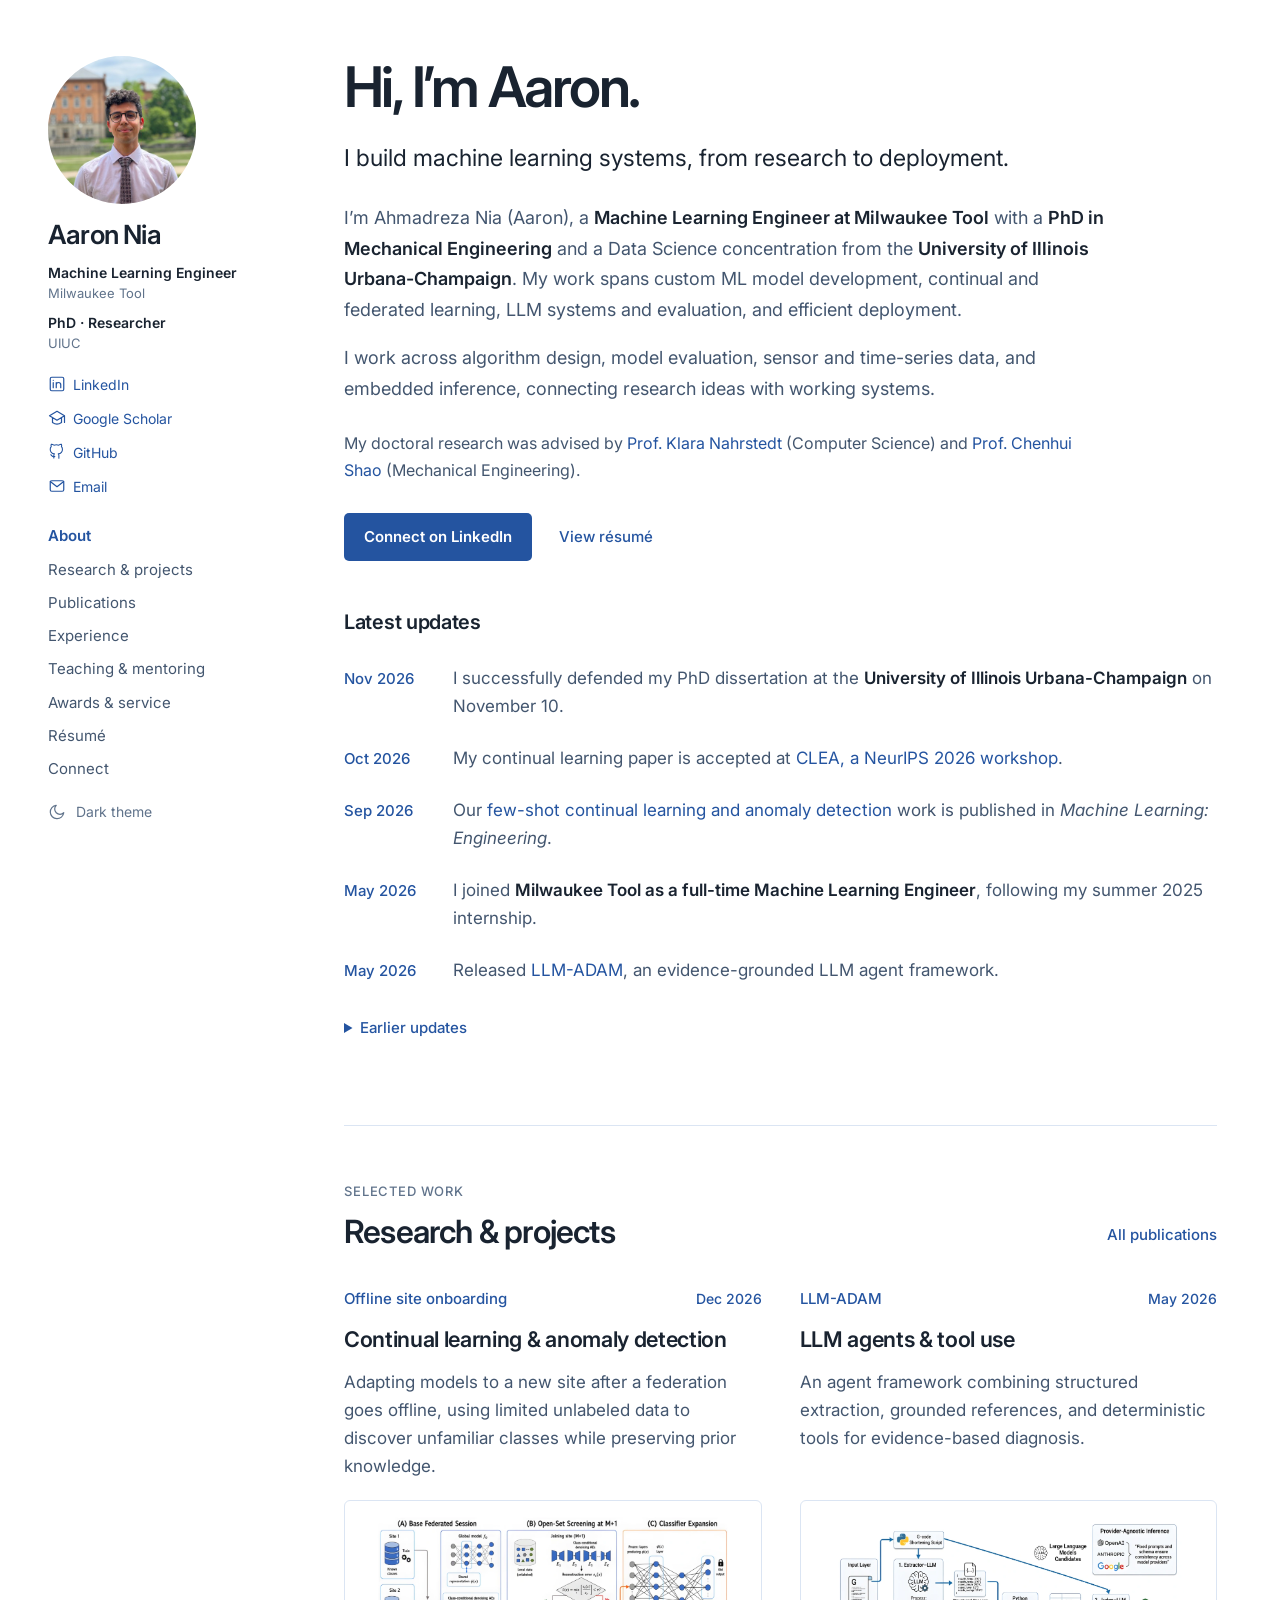
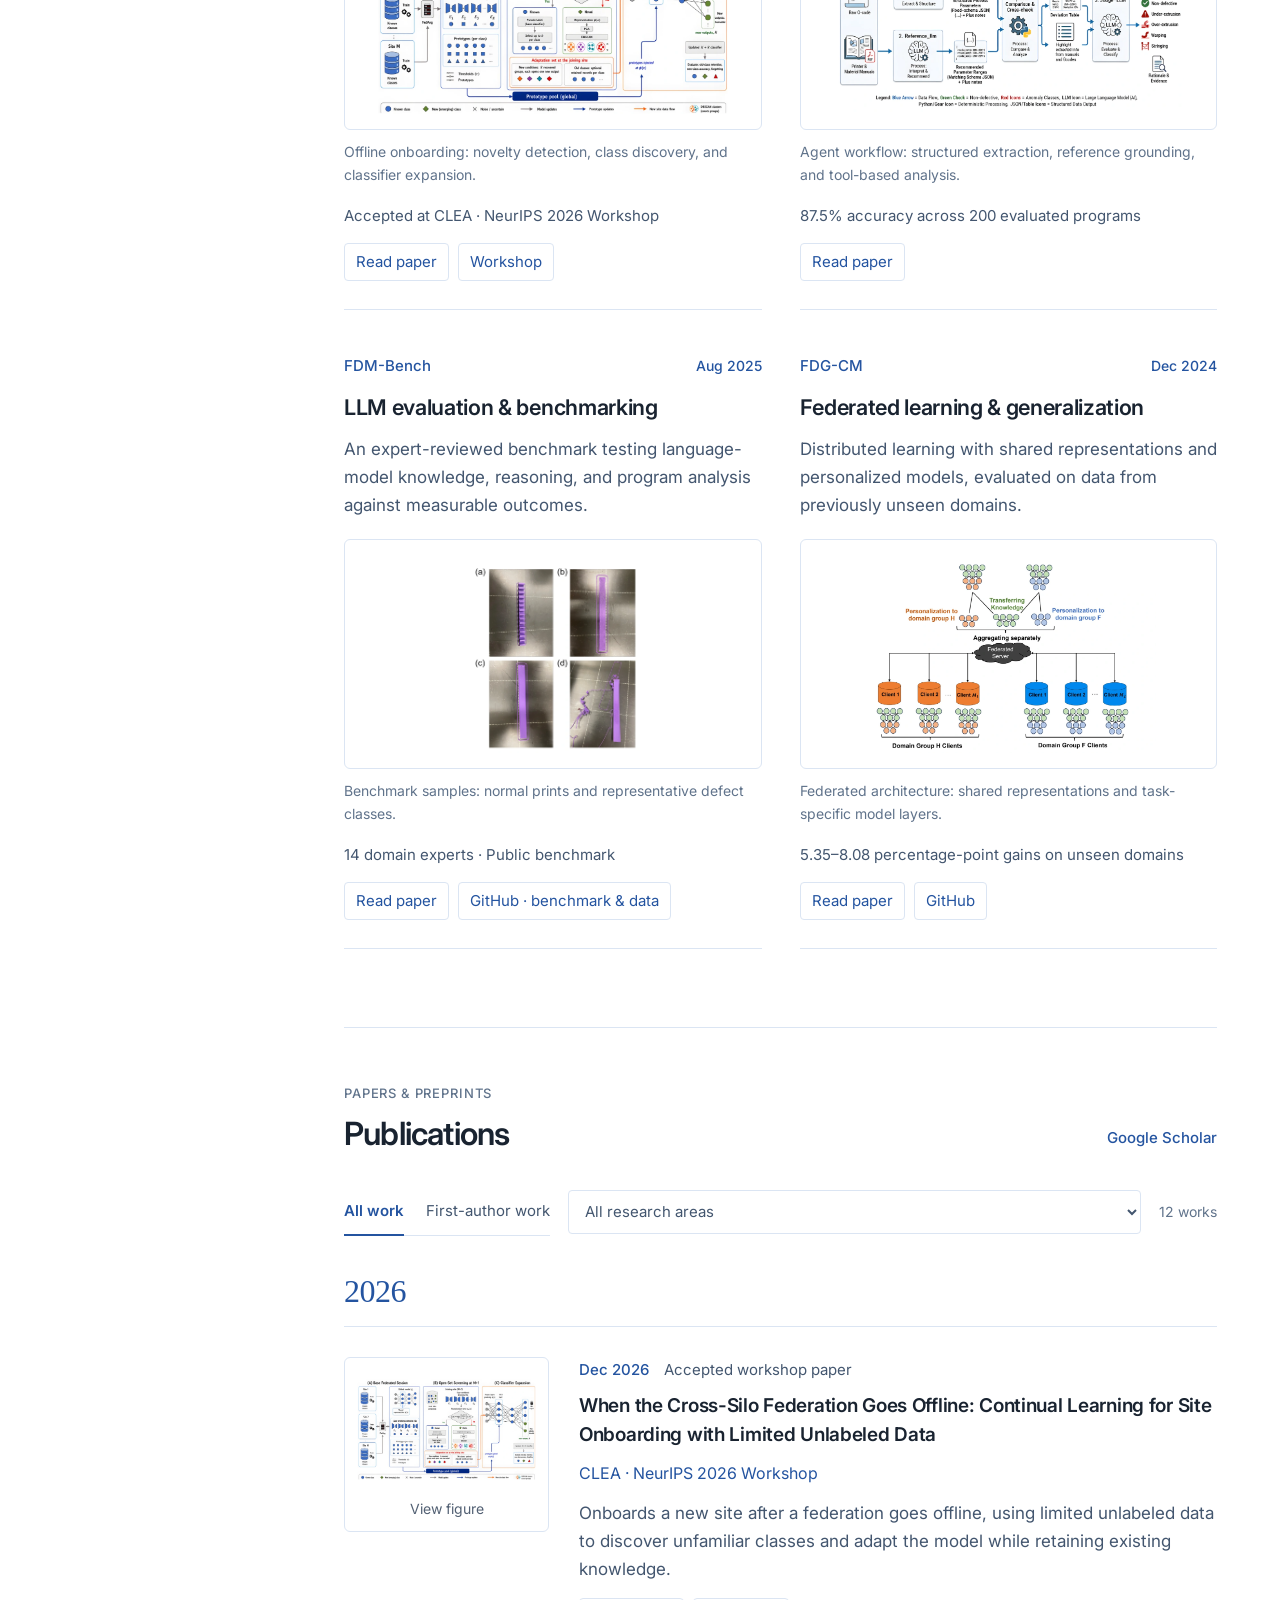
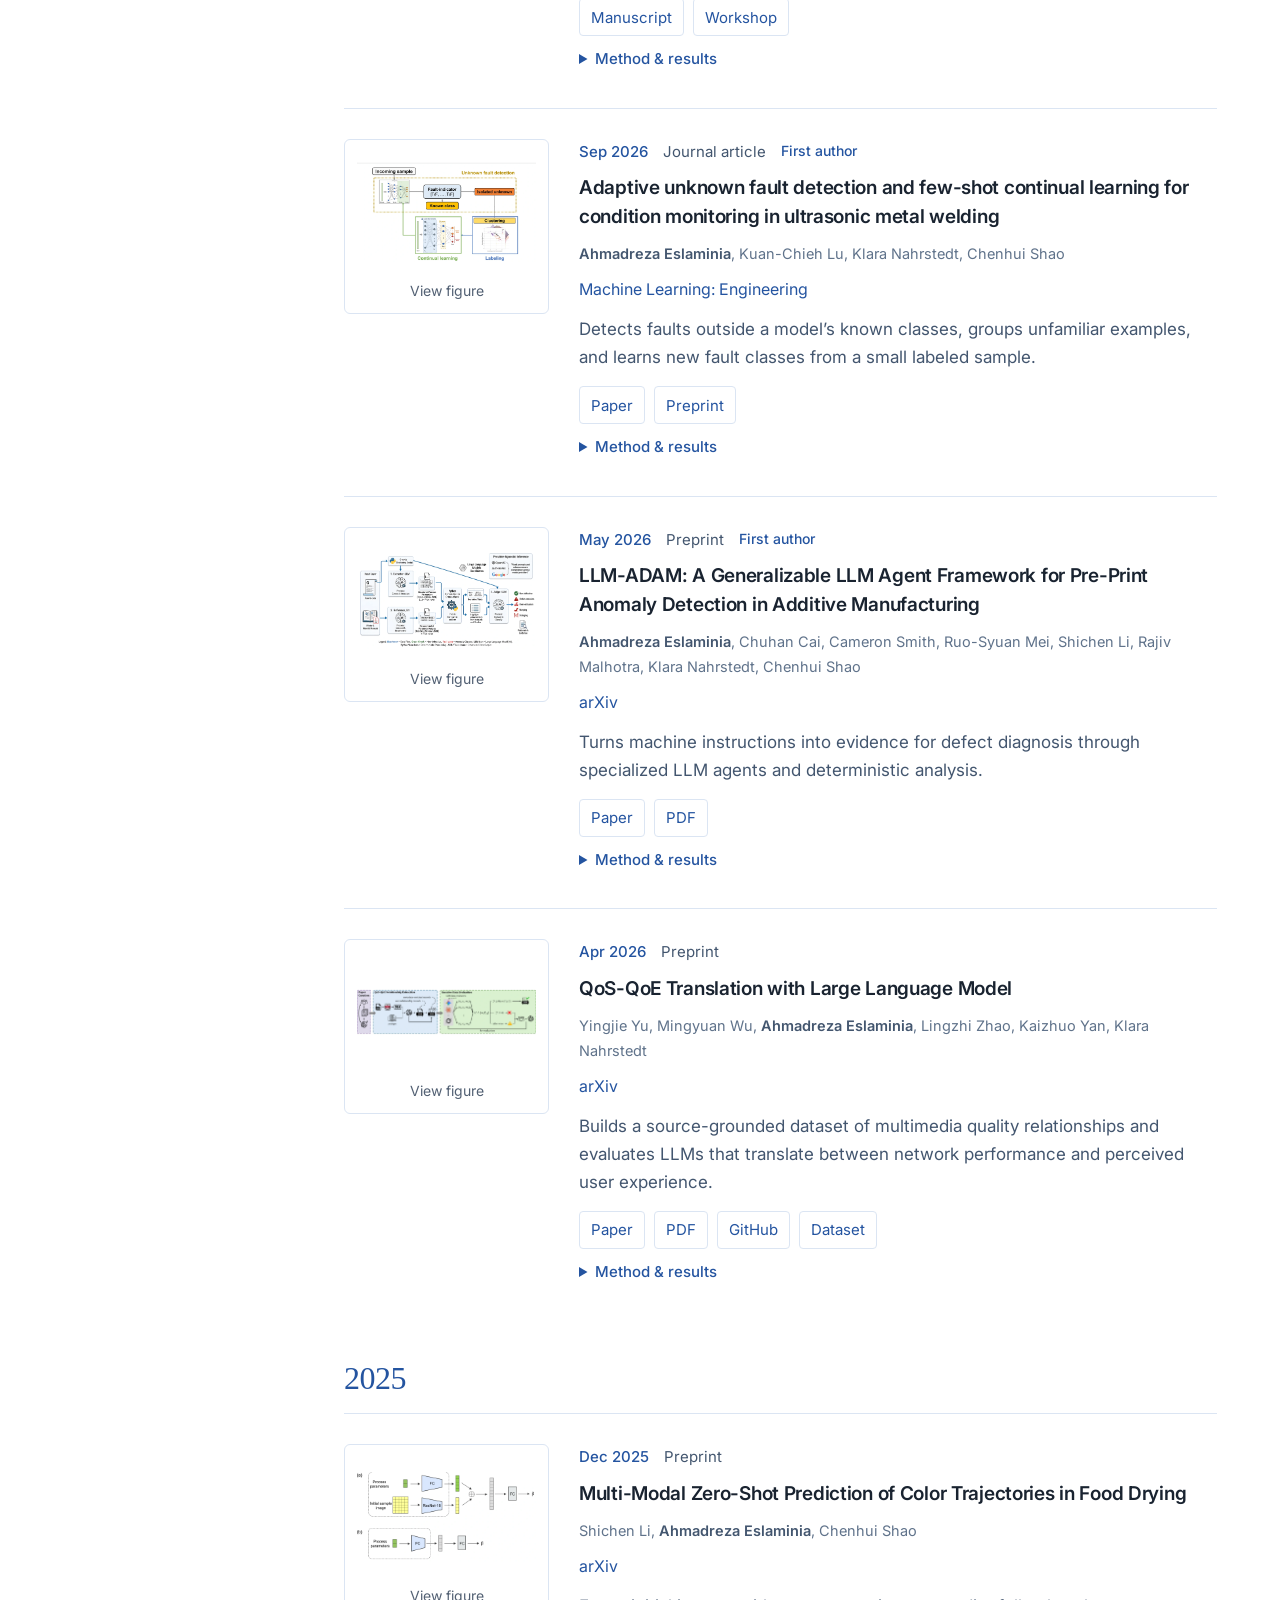
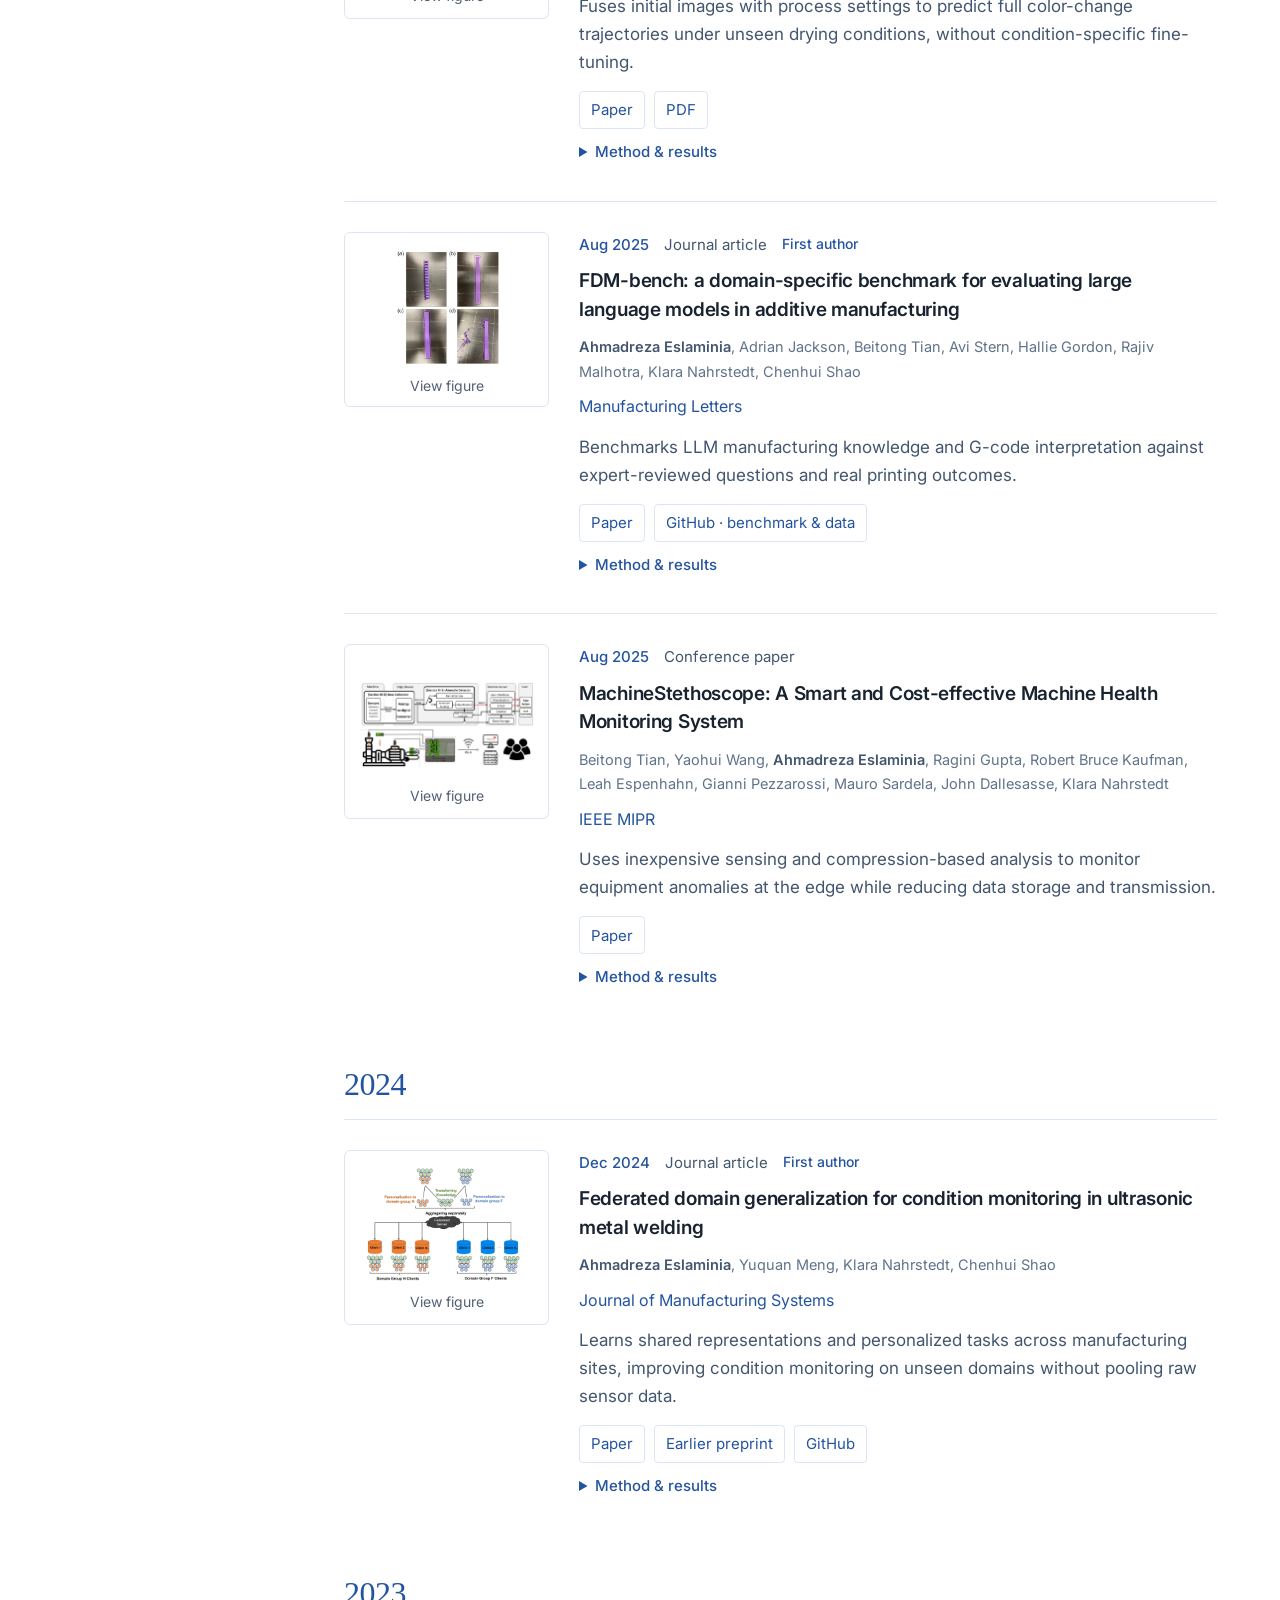
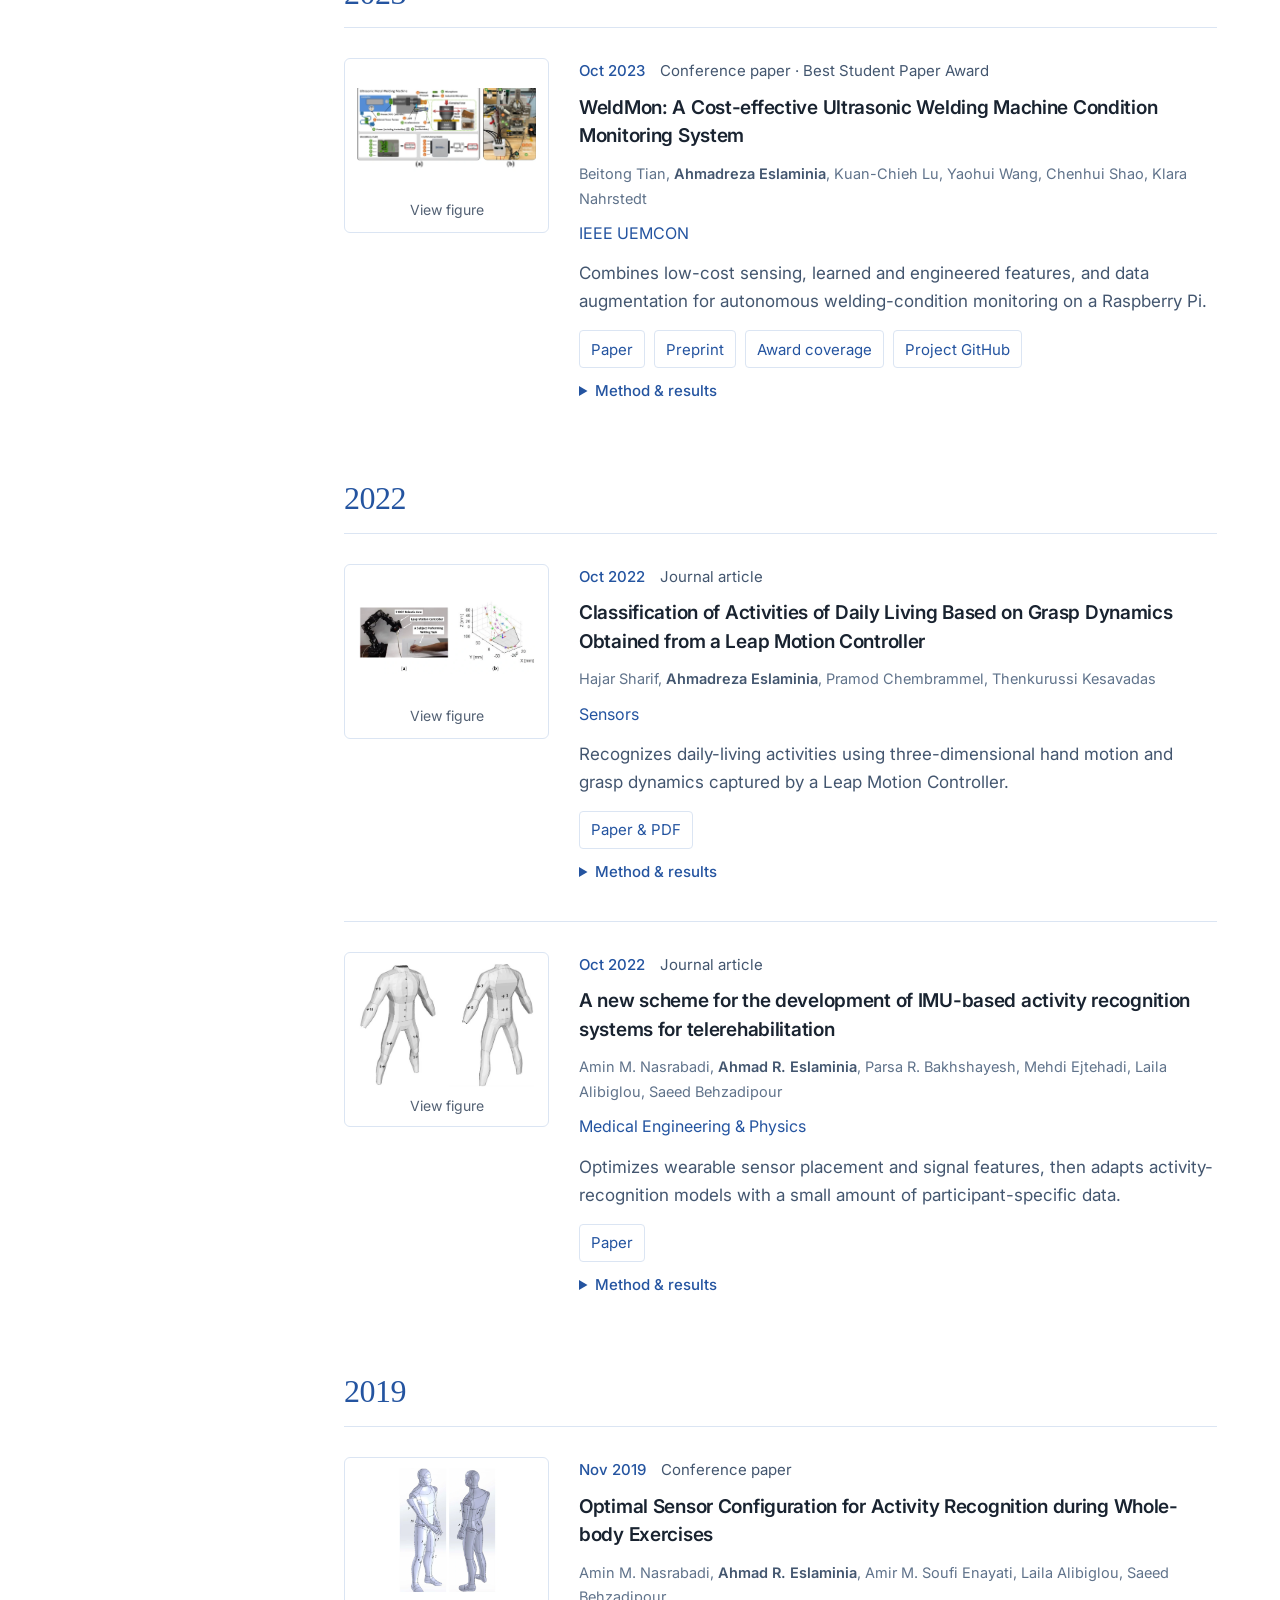
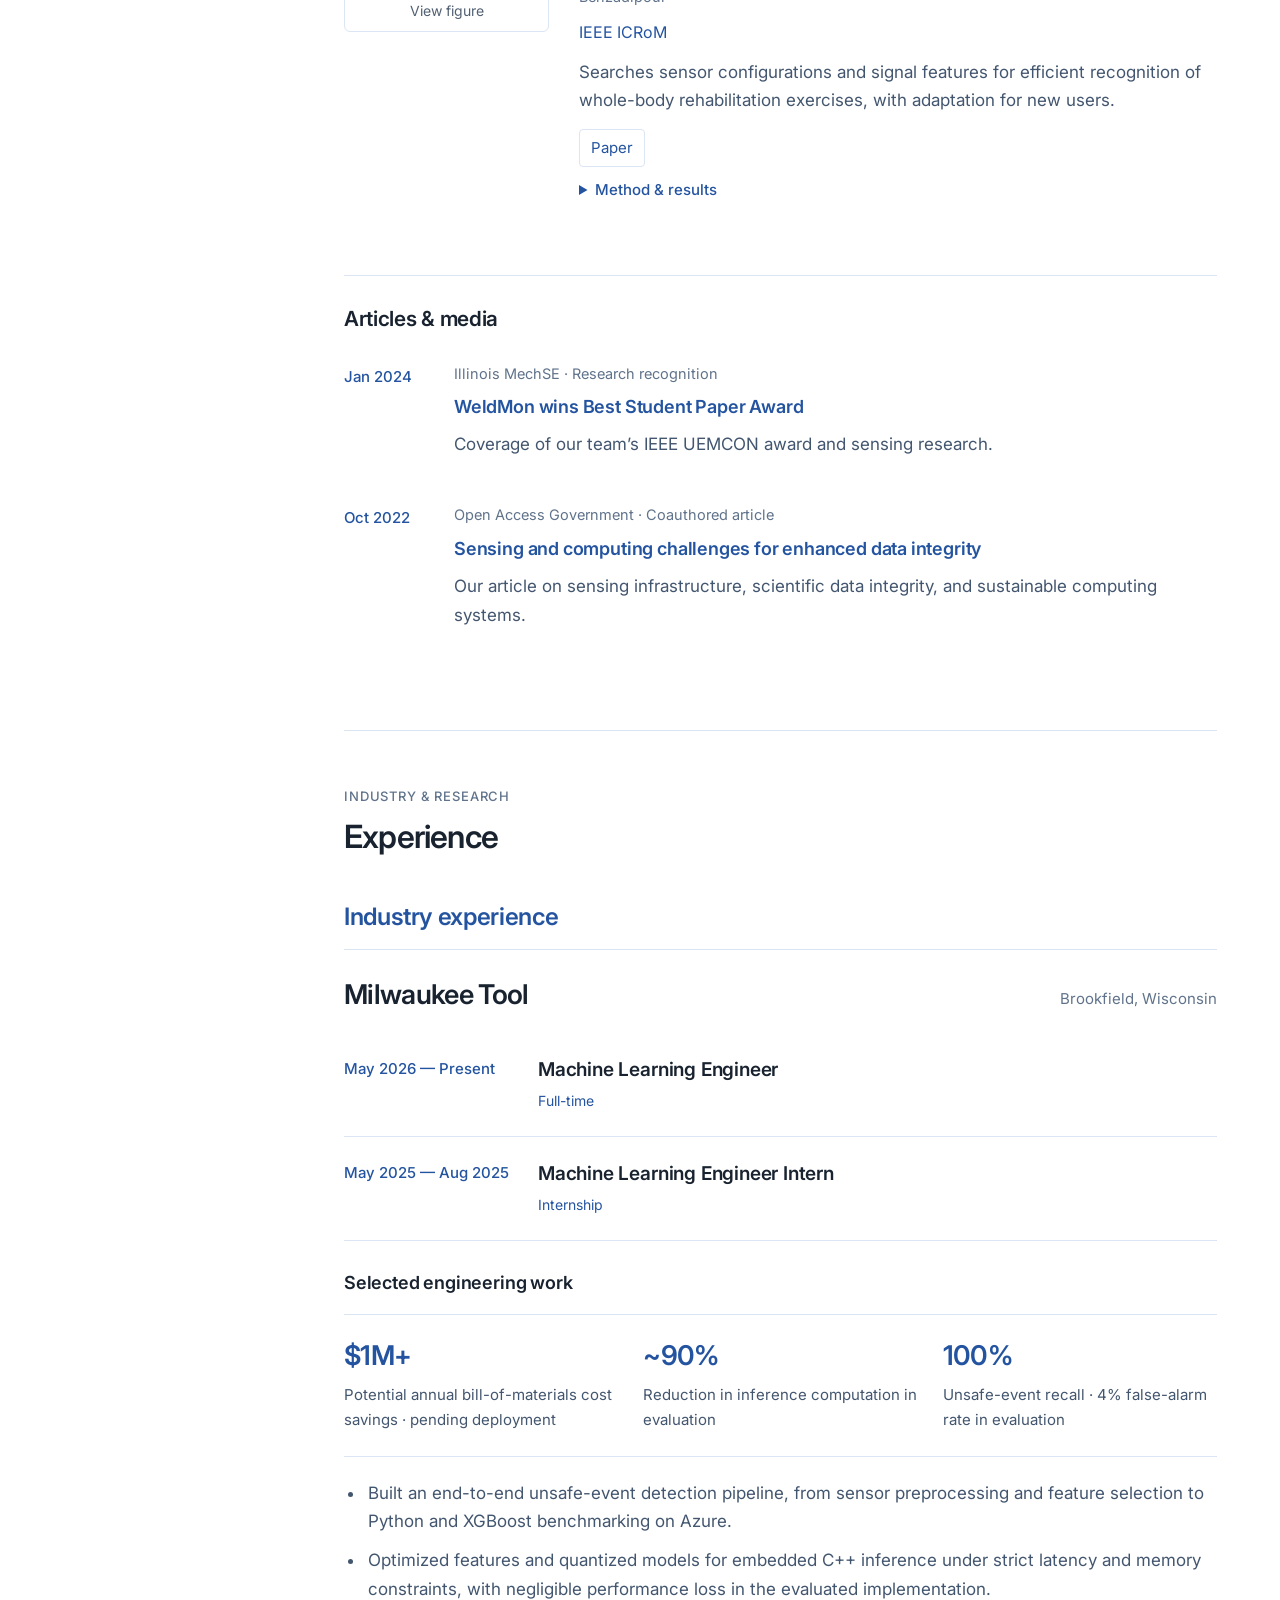
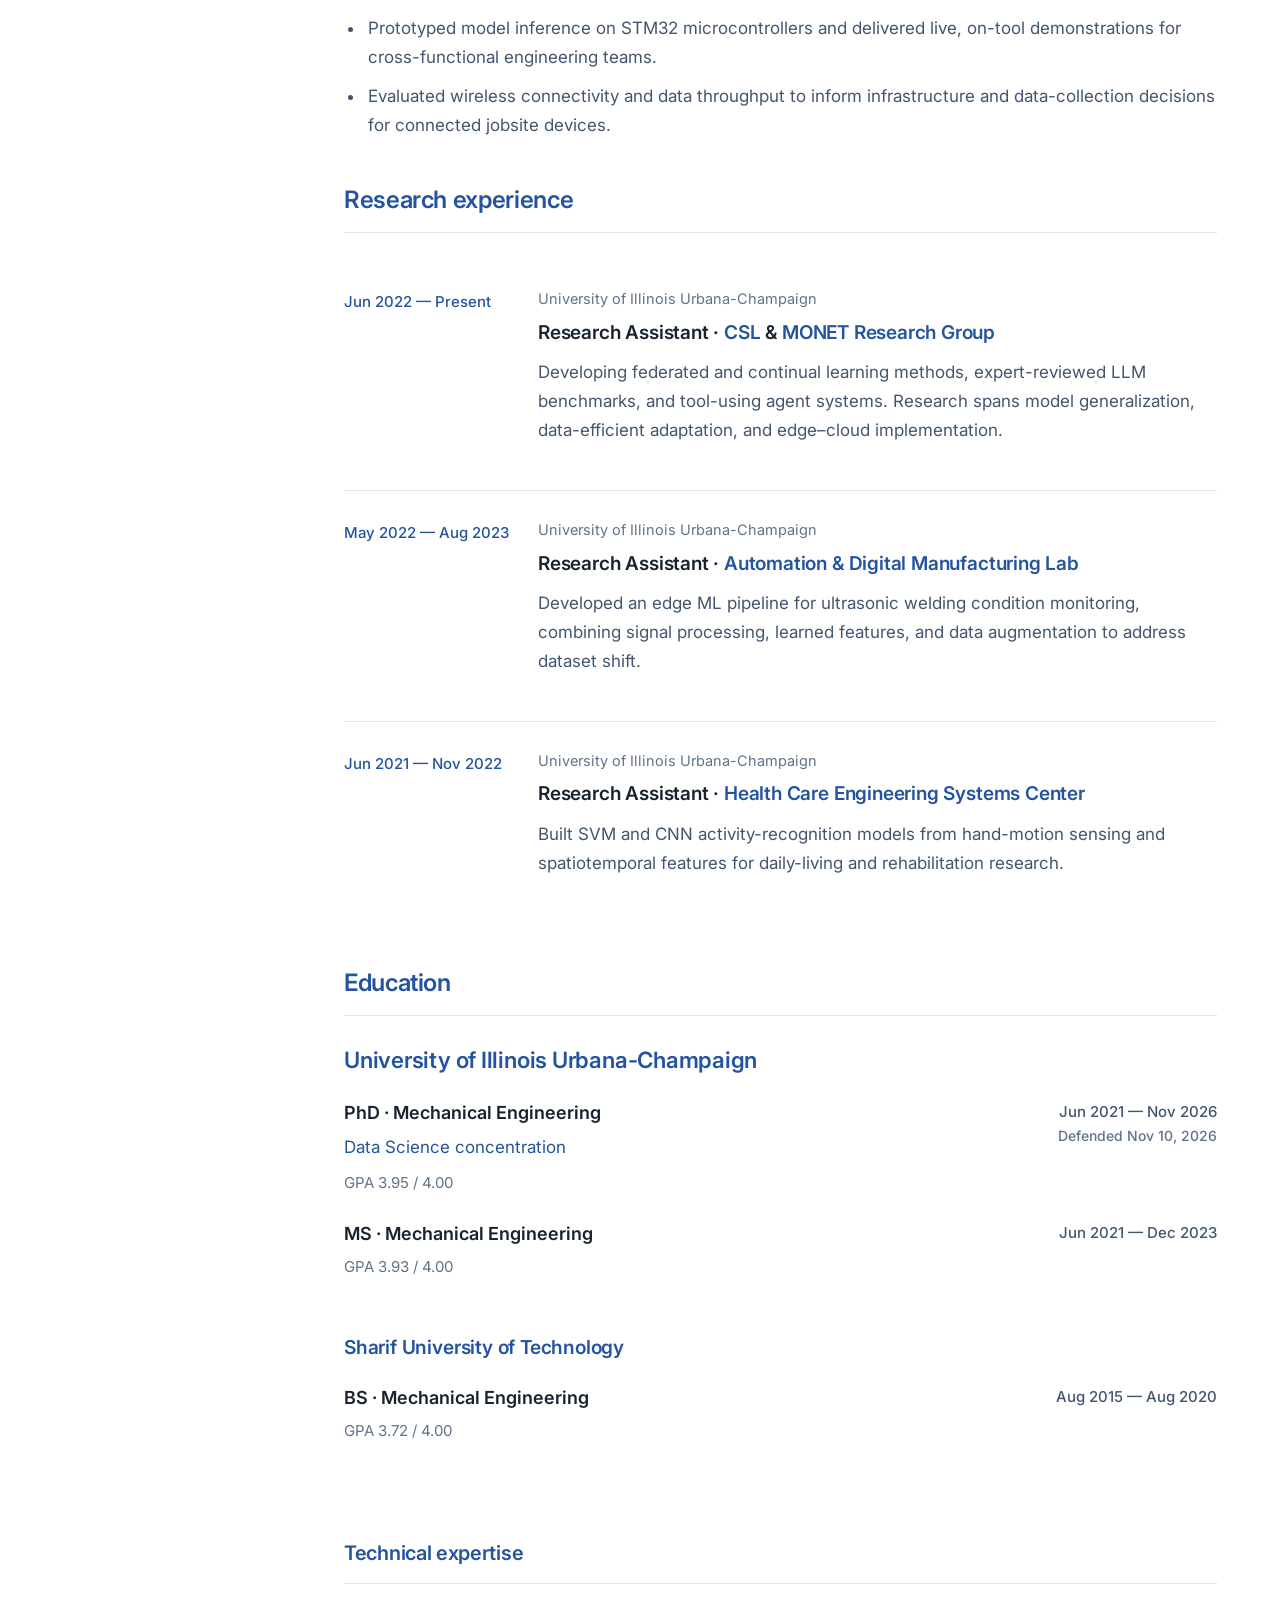
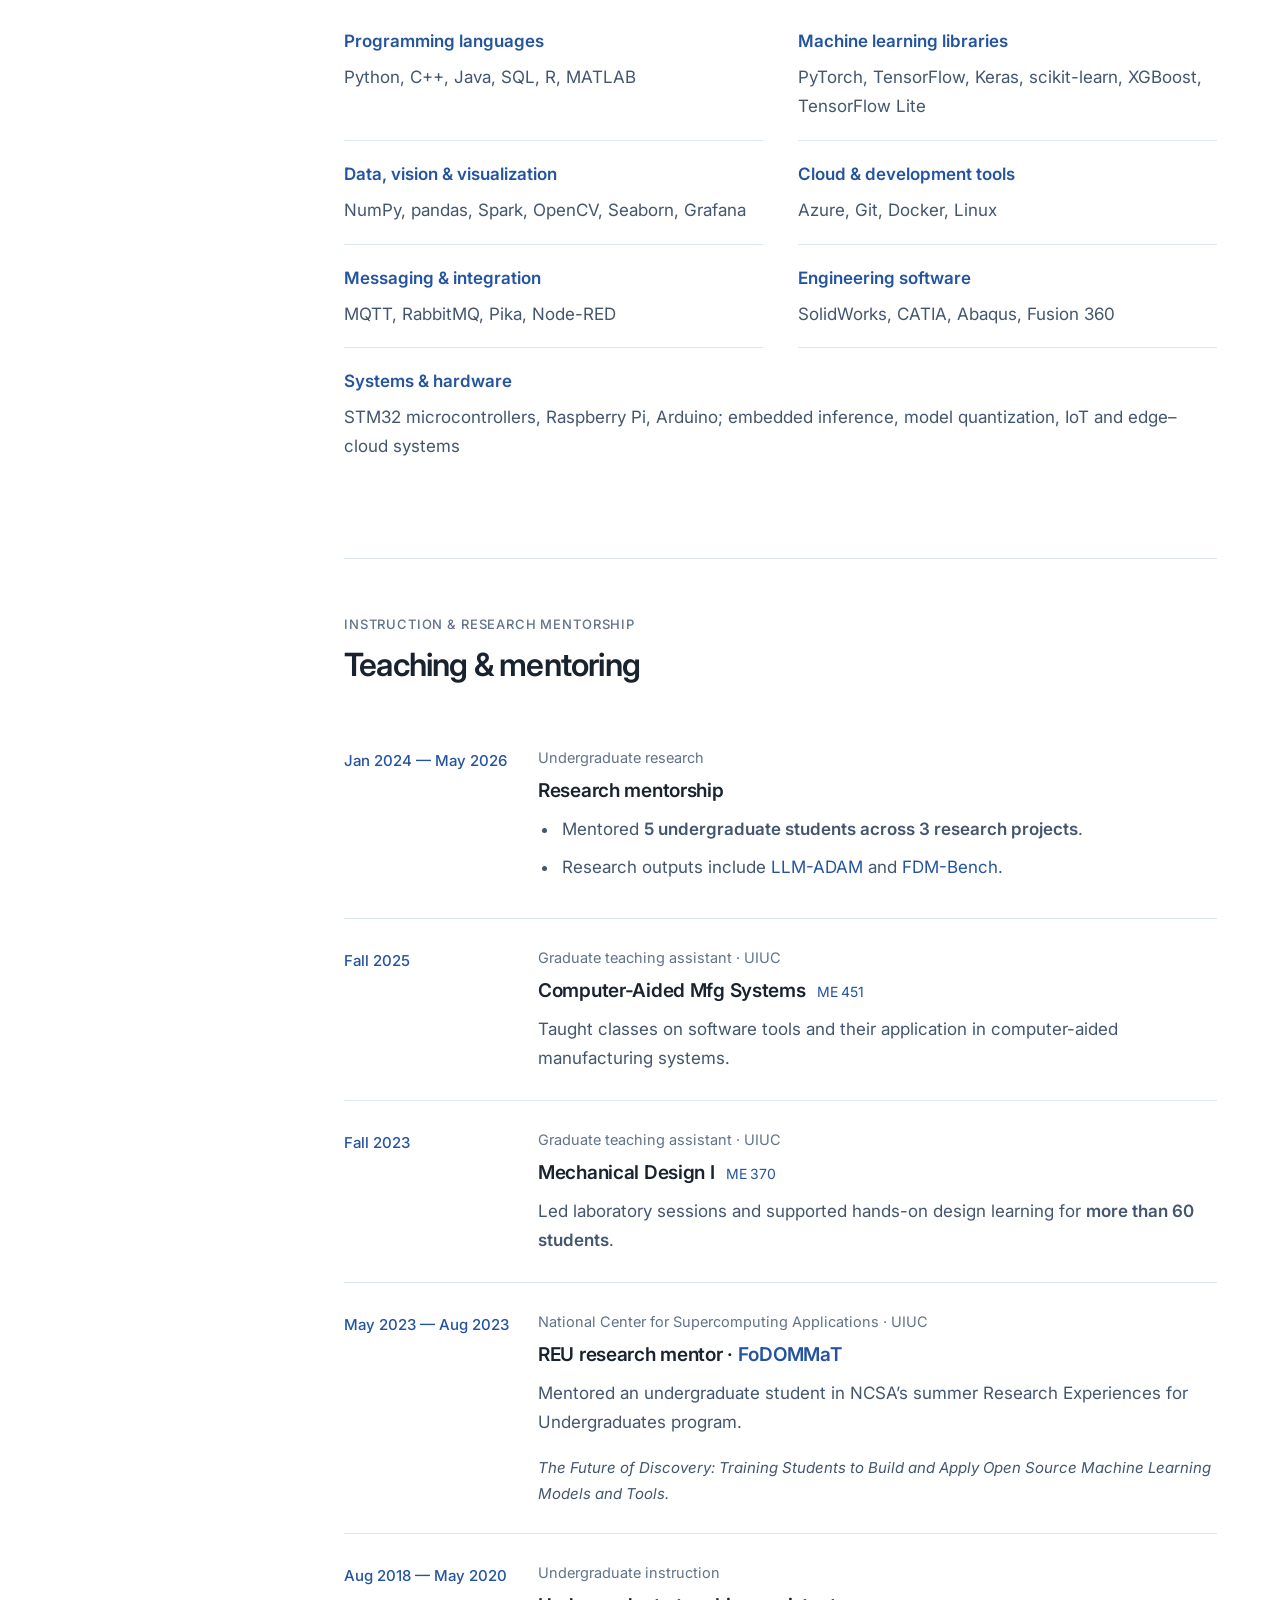
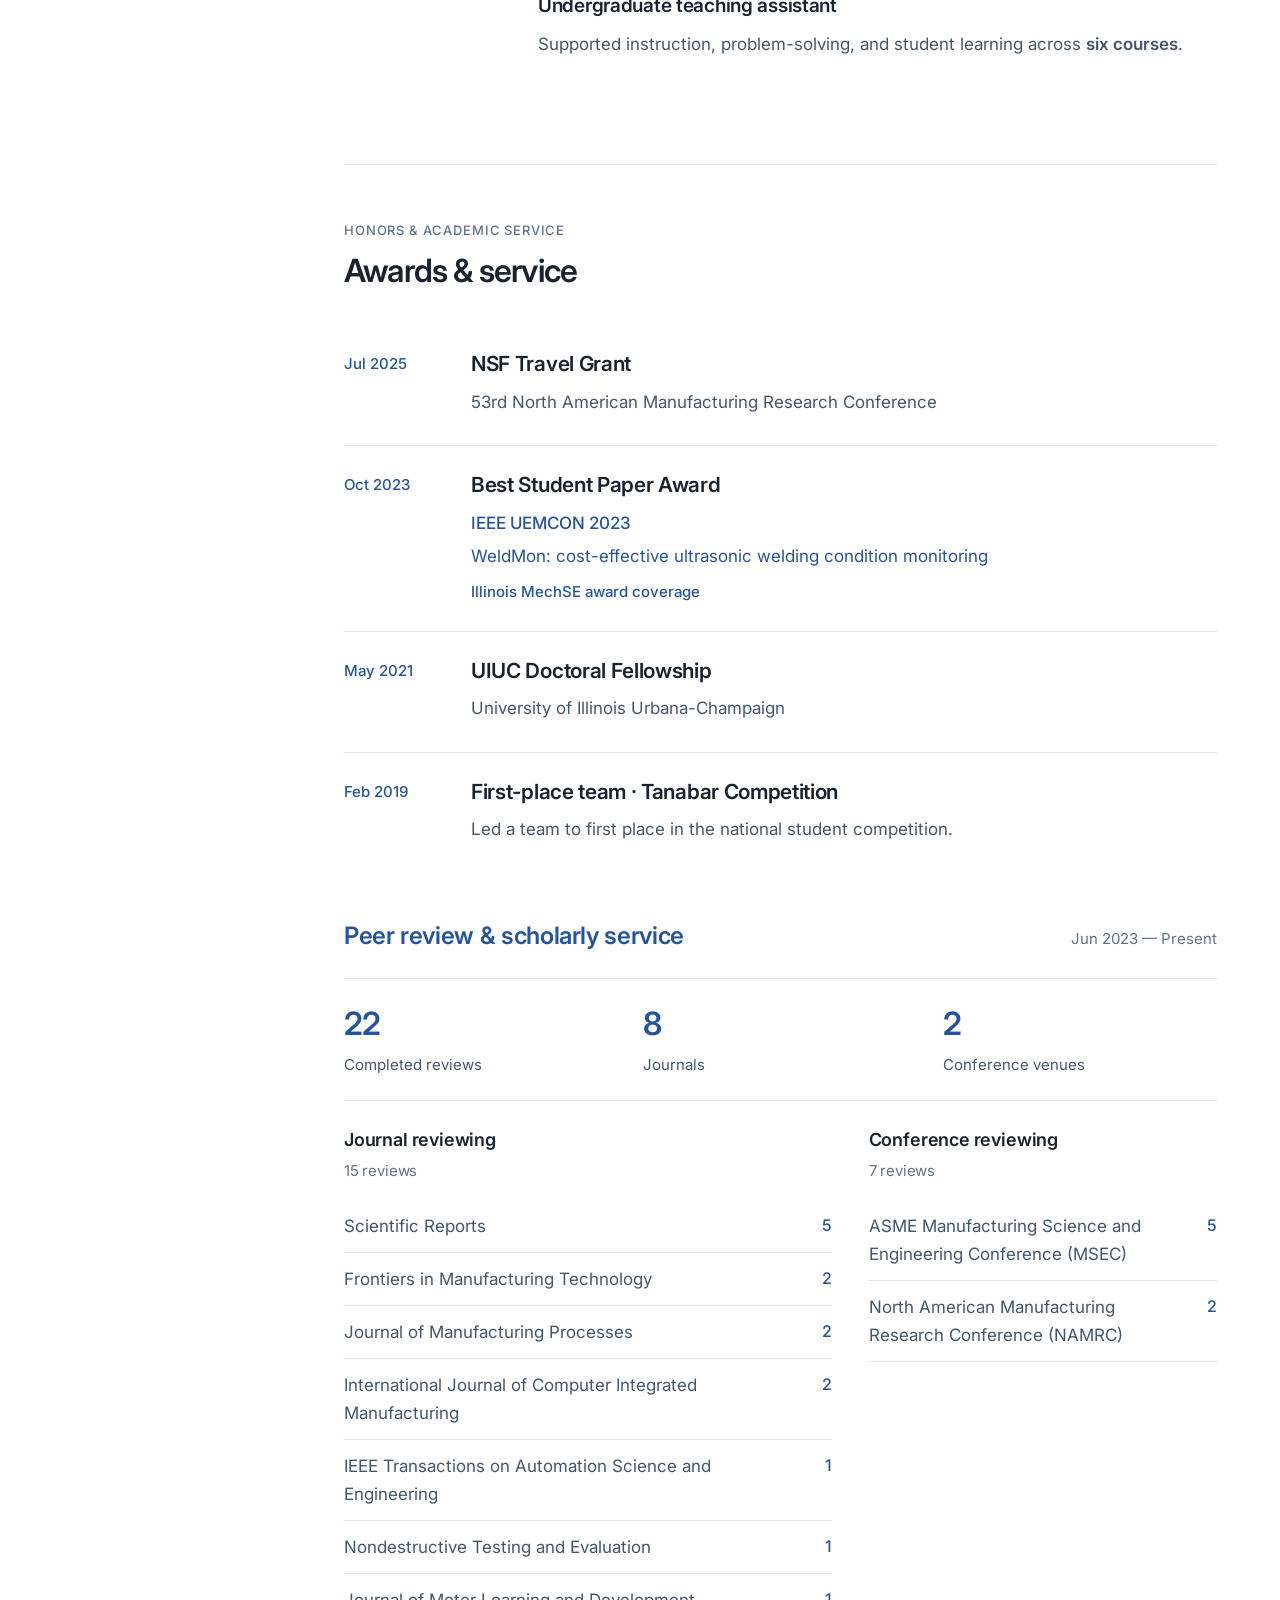
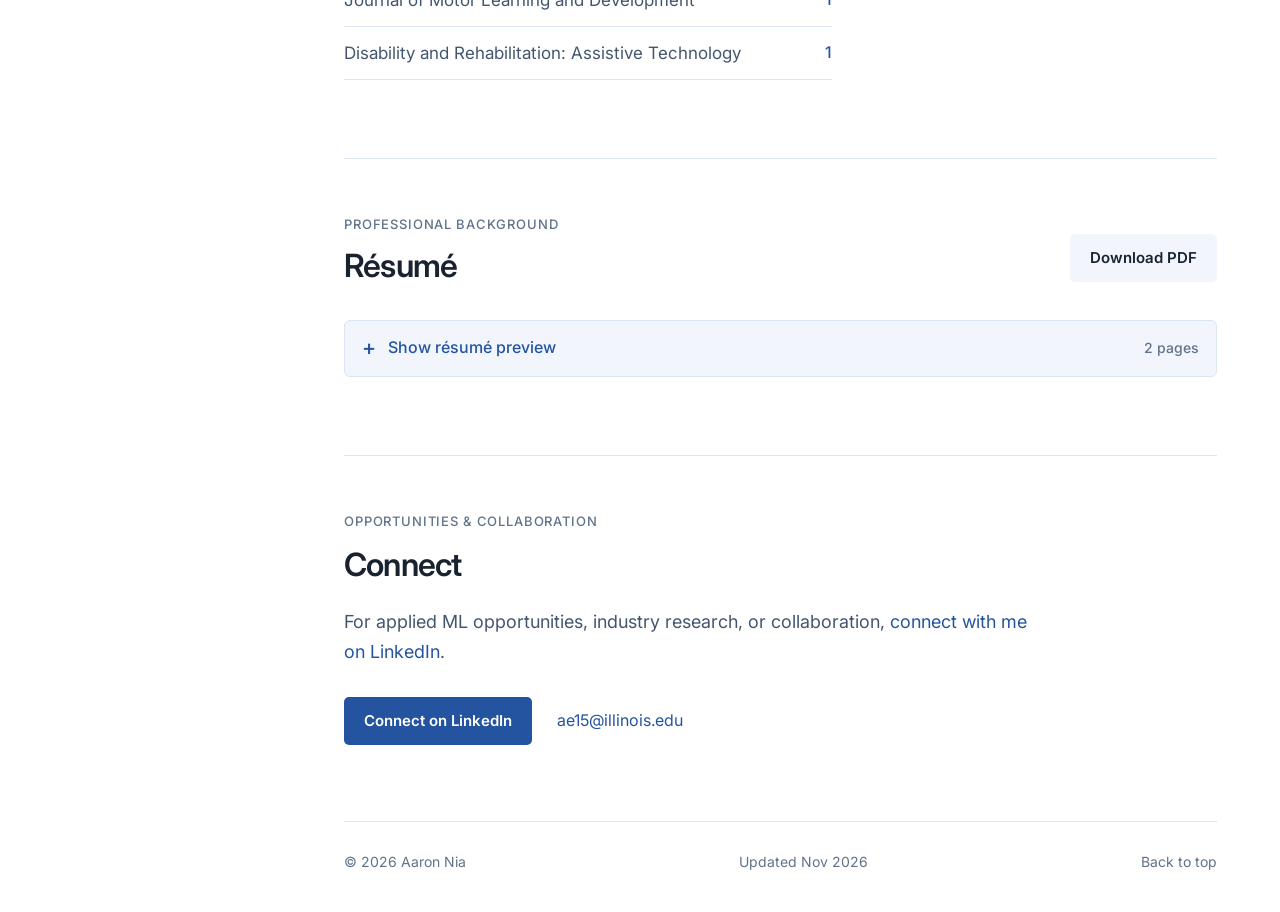
<file: index.html>
<!doctype html>
<html lang="en">
<head>
  <meta charset="utf-8">
  <meta name="viewport" content="width=device-width, initial-scale=1">
  <meta name="color-scheme" content="light dark">
  <title>Ahmadreza Nia (Aaron), PhD | Machine Learning Engineer</title>
  <meta name="description" content="Ahmadreza Nia (Aaron Nia), PhD in Mechanical Engineering from UIUC and Machine Learning Engineer at Milwaukee Tool. Explore ML research and publications.">
  <meta name="author" content="Ahmadreza Nia (Aaron Nia)">
  <meta name="robots" content="index, follow, max-image-preview:large">
  <meta name="google-site-verification" content="PKMocvmTGIbZwj_y5T9e4LR53JcuQeKuYhCx6-KR4_Q">
  <link rel="canonical" href="https://ahmadrezania.github.io/">
  <meta property="og:type" content="website">
  <meta property="og:title" content="Ahmadreza Nia (Aaron), PhD | Machine Learning Engineer">
  <meta property="og:site_name" content="Aaron Nia">
  <meta property="og:description" content="Ahmadreza Nia (Aaron Nia), PhD in Mechanical Engineering from UIUC and Machine Learning Engineer at Milwaukee Tool. Explore ML research and publications.">
  <meta property="og:url" content="https://ahmadrezania.github.io/">
  <meta property="og:image" content="https://ahmadrezania.github.io/assets/aaron-nia.jpeg">
  <meta property="og:image:alt" content="Aaron Nia">
  <meta name="twitter:card" content="summary">
  <meta name="twitter:title" content="Ahmadreza Nia (Aaron), PhD | Machine Learning Engineer">
  <meta name="twitter:description" content="Ahmadreza Nia (Aaron Nia), PhD in Mechanical Engineering from UIUC and Machine Learning Engineer at Milwaukee Tool. Explore ML research and publications.">
  <meta name="twitter:image:alt" content="Aaron Nia">
  <meta name="twitter:image" content="https://ahmadrezania.github.io/assets/aaron-nia.jpeg">
  <link rel="icon" href="assets/favicon.svg" type="image/svg+xml">
  <script>try{document.documentElement.dataset.theme=localStorage.getItem('aaron-theme')||(matchMedia('(prefers-color-scheme: dark)').matches?'dark':'light')}catch(e){}</script>
  <link rel="stylesheet" href="styles.css?v=fa3719f77780">
  <script src="script.js?v=d7c31210e177" defer></script>
  <script type="application/ld+json">{"@context":"https://schema.org","@graph":[{"@type":"WebSite","@id":"https://ahmadrezania.github.io/#website","url":"https://ahmadrezania.github.io/","name":"Aaron Nia","alternateName":"Ahmadreza Nia","publisher":{"@id":"https://ahmadrezania.github.io/#person"},"inLanguage":"en"},{"@type":"ProfilePage","@id":"https://ahmadrezania.github.io/#webpage","url":"https://ahmadrezania.github.io/","name":"Ahmadreza Nia (Aaron), PhD | Machine Learning Engineer","description":"Ahmadreza Nia (Aaron Nia), PhD in Mechanical Engineering from UIUC and Machine Learning Engineer at Milwaukee Tool. Explore ML research and publications.","isPartOf":{"@id":"https://ahmadrezania.github.io/#website"},"mainEntity":{"@id":"https://ahmadrezania.github.io/#person"},"dateModified":"2026-11-25T11:24:20-06:00","inLanguage":"en"},{"@type":"Person","name":"Ahmadreza Nia","alternateName":["Aaron Nia","Ahmadreza (Aaron) Nia","Ahmadreza Eslaminia","Ahmad R. Eslaminia","Ahmad Nia","Ahmad Eslaminia"],"url":"https://ahmadrezania.github.io/","jobTitle":"Machine Learning Engineer","worksFor":{"@type":"Organization","name":"Milwaukee Tool"},"alumniOf":[{"@type":"CollegeOrUniversity","name":"University of Illinois Urbana-Champaign"},{"@type":"CollegeOrUniversity","name":"Sharif University of Technology"}],"sameAs":["https://github.com/AhmadrezaNia","https://scholar.google.com/citations?user=Gnpq2JgAAAAJ&hl=en","https://www.linkedin.com/in/ar-nia/","https://orcid.org/0000-0002-9538-3328"],"@id":"https://ahmadrezania.github.io/#person","image":"https://ahmadrezania.github.io/assets/aaron-nia.jpeg","mainEntityOfPage":{"@id":"https://ahmadrezania.github.io/#webpage"},"knowsAbout":["Machine learning","Continual learning","Federated learning","LLM evaluation","Embedded inference"]}]}</script>
</head>
<body>
<a class="skip-link" href="#main">Skip to content</a>
<div class="site-shell">
  <aside class="sidebar" aria-label="Profile and navigation">
    <div class="profile">
      <button class="portrait-link" type="button" data-portrait="assets/aaron-nia.jpeg" aria-label="Enlarge portrait of Aaron Nia"><img src="assets/aaron-nia.jpeg" alt="Aaron Nia" width="400" height="400" fetchpriority="high"></button>
      <a class="profile-name" href="#overview">Aaron Nia</a>
      <div class="profile-affiliations" aria-label="Current roles">
        <div class="profile-affiliation"><span class="profile-affiliation-role">Machine Learning Engineer</span><span class="profile-affiliation-place">Milwaukee Tool</span></div>
        <div class="profile-affiliation"><span class="profile-affiliation-role">PhD · Researcher</span><span class="profile-affiliation-place">UIUC</span></div>
      </div>
      <div class="profile-links">
        <a href="https://www.linkedin.com/in/ar-nia/" target="_blank" rel="noopener noreferrer" aria-label="LinkedIn"><svg aria-hidden="true" viewBox="0 0 24 24"><rect x="3" y="3" width="18" height="18" rx="2"/><path d="M7 10v7m0-10v.1M11 17v-7m0 3c0-4 6-4 6 0v4"/></svg><span>LinkedIn</span></a>
        <a href="https://scholar.google.com/citations?user=Gnpq2JgAAAAJ&hl=en" target="_blank" rel="noopener noreferrer" aria-label="Google Scholar"><svg aria-hidden="true" viewBox="0 0 24 24"><path d="m2 9 10-6 10 6-10 6zM6 12v6c4 3 8 3 12 0v-6M22 9v9"/></svg><span>Google Scholar</span></a>
        <a href="https://github.com/AhmadrezaNia" target="_blank" rel="noopener noreferrer" aria-label="GitHub"><svg aria-hidden="true" viewBox="0 0 24 24"><path d="M9 19c-4.3 1.3-4.3-2.2-6-2.7m12 5v-3.8a3.3 3.3 0 0 0-.9-2.6c3-.3 6.2-1.5 6.2-6.8a5.3 5.3 0 0 0-1.5-3.7 4.8 4.8 0 0 0-.1-3.7s-1.2-.4-3.9 1.4a13.2 13.2 0 0 0-7.1 0C5 .3 3.8.7 3.8.7a4.8 4.8 0 0 0-.1 3.7 5.3 5.3 0 0 0-1.5 3.7c0 5.3 3.2 6.5 6.2 6.8a3.3 3.3 0 0 0-.9 2.6V21" transform="translate(1 1) scale(.9)"/></svg><span>GitHub</span></a>
        <a href="mailto:ae15@illinois.edu" aria-label="Email Aaron"><svg aria-hidden="true" viewBox="0 0 24 24"><rect x="3" y="5" width="18" height="14" rx="2"/><path d="m3 6 9 7 9-7"/></svg><span>Email</span></a>
      </div>
    </div>
    <button class="menu-toggle" type="button" aria-expanded="false" aria-controls="site-nav">Menu <span aria-hidden="true">☰</span></button>
    <nav id="site-nav" class="site-nav" aria-label="Main navigation">
      <a class="active" href="#overview">About</a>
      <a href="#research">Research & projects</a>
      <a href="#publications">Publications</a>
      <a href="#experience">Experience</a>
      <a href="#teaching">Teaching & mentoring</a>
      <a href="#awards">Awards & service</a>
      <a href="#cv">Résumé</a>
      <a href="#connect">Connect</a>
    </nav>
    <div class="sidebar-bottom"><button class="theme-toggle" type="button" aria-label="Switch to dark theme"><svg aria-hidden="true" viewBox="0 0 24 24"><path d="M21 13a9 9 0 1 1-10-10 7 7 0 0 0 10 10Z"/></svg><span class="theme-label">Dark theme</span></button></div>
  </aside>

  <main id="main" tabindex="-1">
    <section id="overview" class="introduction" aria-labelledby="intro-title">
      <button class="portrait-mobile" type="button" data-portrait="assets/aaron-nia.jpeg" aria-label="Enlarge portrait of Aaron Nia"><img src="assets/aaron-nia.jpeg" alt="Aaron Nia" width="400" height="400" fetchpriority="high"></button>
      <h1 id="intro-title">Hi, I’m Aaron.</h1>
      <p class="intro-lead">I build machine learning systems, from research to deployment.</p>
      <p>I’m Ahmadreza Nia (Aaron), a <strong>Machine Learning Engineer at Milwaukee Tool</strong> with a <strong>PhD in Mechanical Engineering</strong> and a Data Science concentration from the <strong>University of Illinois Urbana-Champaign</strong>. My work spans custom ML model development, continual and federated learning, LLM systems and evaluation, and efficient deployment.</p>
      <p>I work across algorithm design, model evaluation, sensor and time-series data, and embedded inference, connecting research ideas with working systems.</p>
      <p class="advisors">My doctoral research was advised by <a href="https://siebelschool.illinois.edu/about/people/faculty/klara" target="_blank" rel="noopener noreferrer">Prof. Klara Nahrstedt</a> (Computer Science) and <a href="https://me.engin.umich.edu/people/faculty/chenhui-shao/" target="_blank" rel="noopener noreferrer">Prof. Chenhui Shao</a> (Mechanical Engineering).</p>
      <div class="profile-links mobile-profile-links">
        <a href="https://www.linkedin.com/in/ar-nia/" target="_blank" rel="noopener noreferrer" aria-label="LinkedIn"><svg aria-hidden="true" viewBox="0 0 24 24"><rect x="3" y="3" width="18" height="18" rx="2"/><path d="M7 10v7m0-10v.1M11 17v-7m0 3c0-4 6-4 6 0v4"/></svg><span>LinkedIn</span></a>
        <a href="https://scholar.google.com/citations?user=Gnpq2JgAAAAJ&hl=en" target="_blank" rel="noopener noreferrer" aria-label="Google Scholar"><svg aria-hidden="true" viewBox="0 0 24 24"><path d="m2 9 10-6 10 6-10 6zM6 12v6c4 3 8 3 12 0v-6M22 9v9"/></svg><span>Google Scholar</span></a>
        <a href="https://github.com/AhmadrezaNia" target="_blank" rel="noopener noreferrer" aria-label="GitHub"><svg aria-hidden="true" viewBox="0 0 24 24"><path d="M9 19c-4.3 1.3-4.3-2.2-6-2.7m12 5v-3.8a3.3 3.3 0 0 0-.9-2.6c3-.3 6.2-1.5 6.2-6.8a5.3 5.3 0 0 0-1.5-3.7 4.8 4.8 0 0 0-.1-3.7s-1.2-.4-3.9 1.4a13.2 13.2 0 0 0-7.1 0C5 .3 3.8.7 3.8.7a4.8 4.8 0 0 0-.1 3.7 5.3 5.3 0 0 0-1.5 3.7c0 5.3 3.2 6.5 6.2 6.8a3.3 3.3 0 0 0-.9 2.6V21" transform="translate(1 1) scale(.9)"/></svg><span>GitHub</span></a>
        <a href="mailto:ae15@illinois.edu" aria-label="Email Aaron"><svg aria-hidden="true" viewBox="0 0 24 24"><rect x="3" y="5" width="18" height="14" rx="2"/><path d="m3 6 9 7 9-7"/></svg><span>Email</span></a>
      </div>
      <div class="intro-actions"><a class="button primary" href="https://www.linkedin.com/in/ar-nia/" target="_blank" rel="noopener noreferrer">Connect on LinkedIn</a><a class="text-link" href="#cv">View résumé</a></div>

      <div class="news-section" id="news"><h2>Latest updates</h2>
        <ol class="news-list">
          <li><time datetime="2026-11-10">Nov 2026</time><p>I successfully defended my PhD dissertation at the <strong>University of Illinois Urbana-Champaign</strong> on November 10.</p></li>
          <li><time datetime="2026-10">Oct 2026</time><p>My continual learning paper is accepted at <a href="#paper-clea">CLEA, a NeurIPS 2026 workshop</a>.</p></li>
          <li><time datetime="2026-09">Sep 2026</time><p>Our <a href="#paper-adaptive-faults">few-shot continual learning and anomaly detection</a> work is published in <em>Machine Learning: Engineering</em>.</p></li>
          <li><time datetime="2026-05">May 2026</time><p>I joined <strong>Milwaukee Tool as a full-time Machine Learning Engineer</strong>, following my summer 2025 internship.</p></li>
          <li><time datetime="2026-05">May 2026</time><p>Released <a href="#paper-llm-adam">LLM-ADAM</a>, an evidence-grounded LLM agent framework.</p></li>
        </ol>
        <details class="older-news"><summary>Earlier updates</summary><ol class="news-list">
          <li><time datetime="2025-12">Dec 2025</time><p>Our <a href="#paper-food-drying">multimodal trajectory prediction</a> preprint is available.</p></li>
          <li><time datetime="2025-08">Aug 2025</time><p><a href="#paper-fdm-bench">FDM-Bench</a> is published in <em>Manufacturing Letters</em>, with a public benchmark.</p></li>
          <li><time datetime="2025-07">Jul 2025</time><p>Received an <strong>NSF Travel Grant</strong> for the 53rd North American Manufacturing Research Conference.</p></li>
          <li><time datetime="2024-01">Jan 2024</time><p><a href="https://mechse.illinois.edu/news/63860" target="_blank" rel="noopener noreferrer">Illinois featured our WeldMon team</a> and its <strong>Best Student Paper Award at IEEE UEMCON 2023</strong>.</p></li>
        </ol></details>
      </div>
    </section>

    <section id="research" class="section" aria-labelledby="research-title">
      <div class="section-heading"><div><p class="eyebrow">Selected work</p><h2 id="research-title">Research & projects</h2></div><a class="text-link" href="#publications">All publications</a></div>
      <div class="research-grid"><article class="research-card"><div class="card-top"><span class="project-name">Offline site onboarding</span><time datetime="2026-12">Dec 2026</time></div>
    <h3>Continual learning &amp; anomaly detection</h3><p class="research-description">Adapting models to a new site after a federation goes offline, using limited unlabeled data to discover unfamiliar classes while preserving prior knowledge.</p>
    <figure class="project-figure"><button class="research-image" type="button" data-figure="assets/figures/clea.webp" data-caption="When the Cross-Silo Federation Goes Offline: Continual Learning for Site Onboarding with Limited Unlabeled Data" aria-label="Enlarge Offline site onboarding research figure"><img src="assets/figures/clea.webp" alt="Architecture of offline site onboarding with class-specific autoencoders, novelty detection, and model expansion" loading="lazy" width="600" height="320"></button><figcaption>Offline onboarding: novelty detection, class discovery, and classifier expansion.</figcaption></figure>
    <p class="research-result">Accepted at CLEA · NeurIPS 2026 Workshop</p><div class="card-links"><a href="#paper-clea">Read paper</a><a href="https://clea-neurips.github.io/" target="_blank" rel="noopener noreferrer">Workshop</a></div></article><article class="research-card"><div class="card-top"><span class="project-name">LLM-ADAM</span><time datetime="2026-05">May 2026</time></div>
    <h3>LLM agents &amp; tool use</h3><p class="research-description">An agent framework combining structured extraction, grounded references, and deterministic tools for evidence-based diagnosis.</p>
    <figure class="project-figure"><button class="research-image" type="button" data-figure="assets/figures/llm-adam.webp" data-caption="LLM-ADAM: A Generalizable LLM Agent Framework for Pre-Print Anomaly Detection in Additive Manufacturing" aria-label="Enlarge LLM-ADAM research figure"><img src="assets/figures/llm-adam.webp" alt="LLM-ADAM workflow with Extractor, Reference, and Judge agents and deterministic Python analysis" loading="lazy" width="600" height="320"></button><figcaption>Agent workflow: structured extraction, reference grounding, and tool-based analysis.</figcaption></figure>
    <p class="research-result">87.5% accuracy across 200 evaluated programs</p><div class="card-links"><a href="#paper-llm-adam">Read paper</a></div></article><article class="research-card"><div class="card-top"><span class="project-name">FDM-Bench</span><time datetime="2025-08">Aug 2025</time></div>
    <h3>LLM evaluation &amp; benchmarking</h3><p class="research-description">An expert-reviewed benchmark testing language-model knowledge, reasoning, and program analysis against measurable outcomes.</p>
    <figure class="project-figure"><button class="research-image" type="button" data-figure="assets/figures/fdm-bench.webp" data-caption="FDM-bench: a domain-specific benchmark for evaluating large language models in additive manufacturing" aria-label="Enlarge FDM-Bench research figure"><img src="assets/figures/fdm-bench.webp" alt="Printed objects showing normal, under-extruded, over-extruded, and spaghetti defect classes" loading="lazy" width="600" height="320"></button><figcaption>Benchmark samples: normal prints and representative defect classes.</figcaption></figure>
    <p class="research-result">14 domain experts · Public benchmark</p><div class="card-links"><a href="#paper-fdm-bench">Read paper</a><a href="https://github.com/AhmadrezaNia/FDM-Bench" target="_blank" rel="noopener noreferrer">GitHub · benchmark &amp; data</a></div></article><article class="research-card"><div class="card-top"><span class="project-name">FDG-CM</span><time datetime="2024-12">Dec 2024</time></div>
    <h3>Federated learning &amp; generalization</h3><p class="research-description">Distributed learning with shared representations and personalized models, evaluated on data from previously unseen domains.</p>
    <figure class="project-figure"><button class="research-image" type="button" data-figure="assets/figures/fdg-cm.webp" data-caption="Federated domain generalization for condition monitoring in ultrasonic metal welding" aria-label="Enlarge FDG-CM research figure"><img src="assets/figures/fdg-cm.webp" alt="Federated learning system with a shared feature extractor and task-specific condition-monitoring heads" loading="lazy" width="600" height="320"></button><figcaption>Federated architecture: shared representations and task-specific model layers.</figcaption></figure>
    <p class="research-result">5.35–8.08 percentage-point gains on unseen domains</p><div class="card-links"><a href="#paper-fdg-cm">Read paper</a><a href="https://github.com/AhmadrezaNia/FDG-CM" target="_blank" rel="noopener noreferrer">GitHub</a></div></article></div>
    </section>

    <section id="publications" class="section" aria-labelledby="publications-title">
      <div class="section-heading"><div><p class="eyebrow">Papers & preprints</p><h2 id="publications-title">Publications</h2></div><a class="text-link" href="https://scholar.google.com/citations?user=Gnpq2JgAAAAJ&hl=en" target="_blank" rel="noopener noreferrer">Google Scholar</a></div>
      <div class="publication-controls" hidden><div class="filter-buttons" role="group" aria-label="Filter by authorship"><button type="button" data-filter="all" class="selected" aria-pressed="true">All work</button><button type="button" data-filter="first" aria-pressed="false">First-author work</button></div><label class="topic-filter"><span class="sr-only">Filter by research topic</span><select id="topic-filter"><option value="all">All research areas</option><option>Continual &amp; federated learning</option><option>Edge ML &amp; sensing</option><option>Human activity recognition</option><option>LLM systems &amp; evaluation</option><option>Multimodal learning</option></select></label><span id="publication-count" role="status" aria-live="polite">12 works</span></div>
      <div class="publication-list"><div class="publication-year"><h3 class="year-heading">2026</h3><article class="publication" id="paper-clea" data-first="false" data-topic="Continual &amp; federated learning">
      <button class="paper-figure" type="button" data-figure="assets/figures/clea.webp" data-caption="When the Cross-Silo Federation Goes Offline: Continual Learning for Site Onboarding with Limited Unlabeled Data" aria-label="Enlarge figure from When the Cross-Silo Federation Goes Offline: Continual Learning for Site Onboarding with Limited Unlabeled Data"><img src="assets/figures/clea.webp" alt="Architecture of offline site onboarding with class-specific autoencoders, novelty detection, and model expansion" loading="lazy" width="420" height="270"><span>View figure</span></button>
      <div class="publication-body"><div class="paper-meta"><time datetime="2026-12">Dec 2026</time><span class="paper-status">Accepted workshop paper</span></div>
      <h3>When the Cross-Silo Federation Goes Offline: Continual Learning for Site Onboarding with Limited Unlabeled Data</h3><p class="venue">CLEA · NeurIPS 2026 Workshop</p><p class="paper-summary">Onboards a new site after a federation goes offline, using limited unlabeled data to discover unfamiliar classes and adapt the model while retaining existing knowledge.</p>
      <div class="paper-links"><a href="assets/papers/clea-2026.pdf" target="_blank" rel="noopener noreferrer">Manuscript</a><a href="https://clea-neurips.github.io/" target="_blank" rel="noopener noreferrer">Workshop</a></div>
      <details><summary>Method & results</summary><div class="paper-detail"><p><strong>Approach.</strong> Combines federated class-specific denoising autoencoders, reconstruction-based novelty detection, clustering, and selective classifier expansion. Compares local rehearsal, shared prototypes, and a combination of both.</p><p><strong>Results.</strong> Evaluated on ultrasonic metal welding across five seeds. The dual-rehearsal variant achieves 88.9% mean accuracy on both old and new classes in the autonomous onboarding experiment. Results concern a controlled manufacturing study; prototype sharing and local rehearsal have different data-disclosure requirements.</p></div></details></div></article><article class="publication" id="paper-adaptive-faults" data-first="true" data-topic="Continual &amp; federated learning">
      <button class="paper-figure" type="button" data-figure="assets/figures/adaptive-faults.webp" data-caption="Adaptive unknown fault detection and few-shot continual learning for condition monitoring in ultrasonic metal welding" aria-label="Enlarge figure from Adaptive unknown fault detection and few-shot continual learning for condition monitoring in ultrasonic metal welding"><img src="assets/figures/adaptive-faults.webp" alt="Open-set fault detection and few-shot continual learning pipeline for ultrasonic metal welding" loading="lazy" width="420" height="270"><span>View figure</span></button>
      <div class="publication-body"><div class="paper-meta"><time datetime="2026-09">Sep 2026</time><span class="paper-status">Journal article</span><span class="first-author">First author</span></div>
      <h3>Adaptive unknown fault detection and few-shot continual learning for condition monitoring in ultrasonic metal welding</h3><p class="authors"><strong>Ahmadreza Eslaminia</strong>, Kuan-Chieh Lu, Klara Nahrstedt, Chenhui Shao</p><p class="venue">Machine Learning: Engineering</p><p class="paper-summary">Detects faults outside a model’s known classes, groups unfamiliar examples, and learns new fault classes from a small labeled sample.</p>
      <div class="paper-links"><a href="https://doi.org/10.1088/3049-4761/aea420" target="_blank" rel="noopener noreferrer">Paper</a><a href="https://arxiv.org/abs/2604.13465" target="_blank" rel="noopener noreferrer">Preprint</a></div>
      <details><summary>Method & results</summary><div class="paper-detail"><p><strong>Approach.</strong> Builds class-specific acceptance regions in a learned embedding, uses clustering to support labeling, and updates selected classifier layers while freezing most parameters.</p><p><strong>Results.</strong> Reports 96% unknown-fault detection accuracy and up to 98% overall classification accuracy after a five-sample update in the single-new-class experiment. Only 9.2% of model parameters are trained during adaptation. The study assumes a consistent underlying process and sensor configuration.</p></div></details></div></article><article class="publication" id="paper-llm-adam" data-first="true" data-topic="LLM systems &amp; evaluation">
      <button class="paper-figure" type="button" data-figure="assets/figures/llm-adam.webp" data-caption="LLM-ADAM: A Generalizable LLM Agent Framework for Pre-Print Anomaly Detection in Additive Manufacturing" aria-label="Enlarge figure from LLM-ADAM: A Generalizable LLM Agent Framework for Pre-Print Anomaly Detection in Additive Manufacturing"><img src="assets/figures/llm-adam.webp" alt="LLM-ADAM workflow with Extractor, Reference, and Judge agents and deterministic Python analysis" loading="lazy" width="420" height="270"><span>View figure</span></button>
      <div class="publication-body"><div class="paper-meta"><time datetime="2026-05">May 2026</time><span class="paper-status">Preprint</span><span class="first-author">First author</span></div>
      <h3>LLM-ADAM: A Generalizable LLM Agent Framework for Pre-Print Anomaly Detection in Additive Manufacturing</h3><p class="authors"><strong>Ahmadreza Eslaminia</strong>, Chuhan Cai, Cameron Smith, Ruo-Syuan Mei, Shichen Li, Rajiv Malhotra, Klara Nahrstedt, Chenhui Shao</p><p class="venue">arXiv</p><p class="paper-summary">Turns machine instructions into evidence for defect diagnosis through specialized LLM agents and deterministic analysis.</p>
      <div class="paper-links"><a href="https://arxiv.org/abs/2605.03328" target="_blank" rel="noopener noreferrer">Paper</a><a href="https://arxiv.org/pdf/2605.03328" target="_blank" rel="noopener noreferrer">PDF</a></div>
      <details><summary>Method & results</summary><div class="paper-detail"><p><strong>Approach.</strong> An Extractor structures G-code parameters, a Reference agent grounds operating ranges in documentation, Python computes deviations, and a Judge diagnoses defects using the resulting evidence.</p><p><strong>Results.</strong> The best configuration achieves 87.5% accuracy versus 59.5% for a single-LLM baseline on 200 G-code programs spanning two printers, two materials, and five classes. The reported results cover controlled program-level diagnosis.</p></div></details></div></article><article class="publication" id="paper-qos-qoe" data-first="false" data-topic="LLM systems &amp; evaluation">
      <button class="paper-figure" type="button" data-figure="assets/figures/qos-qoe.webp" data-caption="QoS-QoE Translation with Large Language Model" aria-label="Enlarge figure from QoS-QoE Translation with Large Language Model"><img src="assets/figures/qos-qoe.webp" alt="Literature-grounded data pipeline linking quality of service and quality of experience" loading="lazy" width="420" height="270"><span>View figure</span></button>
      <div class="publication-body"><div class="paper-meta"><time datetime="2026-04">Apr 2026</time><span class="paper-status">Preprint</span></div>
      <h3>QoS-QoE Translation with Large Language Model</h3><p class="authors">Yingjie Yu, Mingyuan Wu, <strong>Ahmadreza Eslaminia</strong>, Lingzhi Zhao, Kaizhuo Yan, Klara Nahrstedt</p><p class="venue">arXiv</p><p class="paper-summary">Builds a source-grounded dataset of multimedia quality relationships and evaluates LLMs that translate between network performance and perceived user experience.</p>
      <div class="paper-links"><a href="https://arxiv.org/abs/2604.08703" target="_blank" rel="noopener noreferrer">Paper</a><a href="https://arxiv.org/pdf/2604.08703" target="_blank" rel="noopener noreferrer">PDF</a><a href="https://github.com/yyu6969/qos-qoe-translation" target="_blank" rel="noopener noreferrer">GitHub</a><a href="https://drive.google.com/file/d/1vvyhoRU6q14A5hmoux8G1j288eGlf2YB/view" target="_blank" rel="noopener noreferrer">Dataset</a></div>
      <details><summary>Method & results</summary><div class="paper-detail"><p><strong>Approach.</strong> Combines literature curation, structured relationship extraction, iterative evaluation, and supervised fine-tuning for bidirectional QoS–QoE prediction.</p><p><strong>Results.</strong> Includes 1,026 relationship records and 8,107 derived chat instances. Evaluates continuous values and discrete labels, retaining source evidence and context for each relationship.</p></div></details></div></article></div><div class="publication-year"><h3 class="year-heading">2025</h3><article class="publication" id="paper-food-drying" data-first="false" data-topic="Multimodal learning">
      <button class="paper-figure" type="button" data-figure="assets/figures/food-drying.webp" data-caption="Multi-Modal Zero-Shot Prediction of Color Trajectories in Food Drying" aria-label="Enlarge figure from Multi-Modal Zero-Shot Prediction of Color Trajectories in Food Drying"><img src="assets/figures/food-drying.webp" alt="Multimodal trajectory prediction architecture combining process parameters and initial food images" loading="lazy" width="420" height="270"><span>View figure</span></button>
      <div class="publication-body"><div class="paper-meta"><time datetime="2025-12">Dec 2025</time><span class="paper-status">Preprint</span></div>
      <h3>Multi-Modal Zero-Shot Prediction of Color Trajectories in Food Drying</h3><p class="authors">Shichen Li, <strong>Ahmadreza Eslaminia</strong>, Chenhui Shao</p><p class="venue">arXiv</p><p class="paper-summary">Fuses initial images with process settings to predict full color-change trajectories under unseen drying conditions, without condition-specific fine-tuning.</p>
      <div class="paper-links"><a href="https://arxiv.org/abs/2512.06190" target="_blank" rel="noopener noreferrer">Paper</a><a href="https://arxiv.org/pdf/2512.06190" target="_blank" rel="noopener noreferrer">PDF</a></div>
      <details><summary>Method & results</summary><div class="paper-detail"><p><strong>Approach.</strong> Uses compact trajectory basis functions, image features, process parameters, and similarity-informed training-set selection.</p><p><strong>Results.</strong> Validated on cookie and apple drying. For apples, the best multimodal configuration reaches RMSE 1.2865 versus 10.1517 for the reported baseline. Here, zero-shot refers to unseen combinations of drying conditions.</p></div></details></div></article><article class="publication" id="paper-fdm-bench" data-first="true" data-topic="LLM systems &amp; evaluation">
      <button class="paper-figure" type="button" data-figure="assets/figures/fdm-bench.webp" data-caption="FDM-bench: a domain-specific benchmark for evaluating large language models in additive manufacturing" aria-label="Enlarge figure from FDM-bench: a domain-specific benchmark for evaluating large language models in additive manufacturing"><img src="assets/figures/fdm-bench.webp" alt="Printed objects showing normal, under-extruded, over-extruded, and spaghetti defect classes" loading="lazy" width="420" height="270"><span>View figure</span></button>
      <div class="publication-body"><div class="paper-meta"><time datetime="2025-08">Aug 2025</time><span class="paper-status">Journal article</span><span class="first-author">First author</span></div>
      <h3>FDM-bench: a domain-specific benchmark for evaluating large language models in additive manufacturing</h3><p class="authors"><strong>Ahmadreza Eslaminia</strong>, Adrian Jackson, Beitong Tian, Avi Stern, Hallie Gordon, Rajiv Malhotra, Klara Nahrstedt, Chenhui Shao</p><p class="venue">Manufacturing Letters</p><p class="paper-summary">Benchmarks LLM manufacturing knowledge and G-code interpretation against expert-reviewed questions and real printing outcomes.</p>
      <div class="paper-links"><a href="https://doi.org/10.1016/j.mfglet.2025.06.161" target="_blank" rel="noopener noreferrer">Paper</a><a href="https://github.com/AhmadrezaNia/FDM-Bench" target="_blank" rel="noopener noreferrer">GitHub · benchmark &amp; data</a></div>
      <details><summary>Method & results</summary><div class="paper-detail"><p><strong>Approach.</strong> Pairs 16 G-code programs and four printing classes with 30 free-response and 75 multiple-choice questions at three expertise levels. Fourteen domain experts review the evaluation material.</p><p><strong>Results.</strong> Compares GPT-4o, Claude 3.5 Sonnet, and Llama models to expose gaps between general language competence and manufacturing-specific reasoning. The benchmark and evaluation code are public.</p></div></details></div></article><article class="publication" id="paper-machine-stethoscope" data-first="false" data-topic="Edge ML &amp; sensing">
      <button class="paper-figure" type="button" data-figure="assets/figures/machine-stethoscope.webp" data-caption="MachineStethoscope: A Smart and Cost-effective Machine Health Monitoring System" aria-label="Enlarge figure from MachineStethoscope: A Smart and Cost-effective Machine Health Monitoring System"><img src="assets/figures/machine-stethoscope.webp" alt="MachineStethoscope edge data acquisition and compression-based anomaly detection architecture" loading="lazy" width="420" height="270"><span>View figure</span></button>
      <div class="publication-body"><div class="paper-meta"><time datetime="2025-08">Aug 2025</time><span class="paper-status">Conference paper</span></div>
      <h3>MachineStethoscope: A Smart and Cost-effective Machine Health Monitoring System</h3><p class="authors">Beitong Tian, Yaohui Wang, <strong>Ahmadreza Eslaminia</strong>, Ragini Gupta, Robert Bruce Kaufman, Leah Espenhahn, Gianni Pezzarossi, Mauro Sardela, John Dallesasse, Klara Nahrstedt</p><p class="venue">IEEE MIPR</p><p class="paper-summary">Uses inexpensive sensing and compression-based analysis to monitor equipment anomalies at the edge while reducing data storage and transmission.</p>
      <div class="paper-links"><a href="https://doi.org/10.1109/MIPR67560.2025.00058" target="_blank" rel="noopener noreferrer">Paper</a></div>
      <details><summary>Method & results</summary><div class="paper-detail"><p><strong>Approach.</strong> Converts high-rate sensor signals to spectrogram sequences and uses video compression behavior to identify changes in temporal regularity.</p><p><strong>Results.</strong> Evaluated on real laboratory vacuum pumps and controlled failure sequences. The study detects eight real pump anomaly events and reduces the size of transmitted data by over 90% in the evaluated setup.</p></div></details></div></article></div><div class="publication-year"><h3 class="year-heading">2024</h3><article class="publication" id="paper-fdg-cm" data-first="true" data-topic="Continual &amp; federated learning">
      <button class="paper-figure" type="button" data-figure="assets/figures/fdg-cm.webp" data-caption="Federated domain generalization for condition monitoring in ultrasonic metal welding" aria-label="Enlarge figure from Federated domain generalization for condition monitoring in ultrasonic metal welding"><img src="assets/figures/fdg-cm.webp" alt="Federated learning system with a shared feature extractor and task-specific condition-monitoring heads" loading="lazy" width="420" height="270"><span>View figure</span></button>
      <div class="publication-body"><div class="paper-meta"><time datetime="2024-12">Dec 2024</time><span class="paper-status">Journal article</span><span class="first-author">First author</span></div>
      <h3>Federated domain generalization for condition monitoring in ultrasonic metal welding</h3><p class="authors"><strong>Ahmadreza Eslaminia</strong>, Yuquan Meng, Klara Nahrstedt, Chenhui Shao</p><p class="venue">Journal of Manufacturing Systems</p><p class="paper-summary">Learns shared representations and personalized tasks across manufacturing sites, improving condition monitoring on unseen domains without pooling raw sensor data.</p>
      <div class="paper-links"><a href="https://doi.org/10.1016/j.jmsy.2024.09.023" target="_blank" rel="noopener noreferrer">Paper</a><a href="https://arxiv.org/abs/2404.13278" target="_blank" rel="noopener noreferrer">Earlier preprint</a><a href="https://github.com/AhmadrezaNia/FDG-CM" target="_blank" rel="noopener noreferrer">GitHub</a></div>
      <details><summary>Method & results</summary><div class="paper-detail"><p><strong>Approach.</strong> Combines a shared base model, task-specific upper layers, group-wise aggregation, and regularization. Includes an edge–cloud implementation with Raspberry Pi clients and RabbitMQ.</p><p><strong>Results.</strong> Reports gains of 5.35–8.08 percentage points over the compared federated baselines on unseen-domain tasks. FTL-TP is the earlier preprint of this work.</p></div></details></div></article></div><div class="publication-year"><h3 class="year-heading">2023</h3><article class="publication" id="paper-weldmon" data-first="false" data-topic="Edge ML &amp; sensing">
      <button class="paper-figure" type="button" data-figure="assets/figures/weldmon.webp" data-caption="WeldMon: A Cost-effective Ultrasonic Welding Machine Condition Monitoring System" aria-label="Enlarge figure from WeldMon: A Cost-effective Ultrasonic Welding Machine Condition Monitoring System"><img src="assets/figures/weldmon.webp" alt="WeldMon architecture and laboratory deployment on an ultrasonic welding machine" loading="lazy" width="420" height="270"><span>View figure</span></button>
      <div class="publication-body"><div class="paper-meta"><time datetime="2023-10">Oct 2023</time><span class="paper-status">Conference paper · Best Student Paper Award</span></div>
      <h3>WeldMon: A Cost-effective Ultrasonic Welding Machine Condition Monitoring System</h3><p class="authors">Beitong Tian, <strong>Ahmadreza Eslaminia</strong>, Kuan-Chieh Lu, Yaohui Wang, Chenhui Shao, Klara Nahrstedt</p><p class="venue">IEEE UEMCON</p><p class="paper-summary">Combines low-cost sensing, learned and engineered features, and data augmentation for autonomous welding-condition monitoring on a Raspberry Pi.</p>
      <div class="paper-links"><a href="https://doi.org/10.1109/UEMCON59035.2023.10315983" target="_blank" rel="noopener noreferrer">Paper</a><a href="https://arxiv.org/abs/2308.05756" target="_blank" rel="noopener noreferrer">Preprint</a><a href="https://mechse.illinois.edu/news/63860" target="_blank" rel="noopener noreferrer">Award coverage</a><a href="https://github.com/beitong95/WeldMon_Public" target="_blank" rel="noopener noreferrer">Project GitHub</a></div>
      <details><summary>Method & results</summary><div class="paper-detail"><p><strong>Approach.</strong> Uses an audio ADC for high-rate acquisition, converts multimodal signals to image-like inputs, and combines CNN features with signal features for classification.</p><p><strong>Results.</strong> The evaluated system costs as little as $120. The hybrid pipeline averages approximately 385 ms per processing cycle on a Raspberry Pi 4; performance is evaluated across tool and surface-condition tasks.</p></div></details></div></article></div><div class="publication-year"><h3 class="year-heading">2022</h3><article class="publication" id="paper-grasp-dynamics" data-first="false" data-topic="Human activity recognition">
      <button class="paper-figure" type="button" data-figure="assets/figures/grasp-dynamics.webp" data-caption="Classification of Activities of Daily Living Based on Grasp Dynamics Obtained from a Leap Motion Controller" aria-label="Enlarge figure from Classification of Activities of Daily Living Based on Grasp Dynamics Obtained from a Leap Motion Controller"><img src="assets/figures/grasp-dynamics.webp" alt="Experimental setup for measuring hand grasp dynamics with a Leap Motion Controller" loading="lazy" width="420" height="270"><span>View figure</span></button>
      <div class="publication-body"><div class="paper-meta"><time datetime="2022-10">Oct 2022</time><span class="paper-status">Journal article</span></div>
      <h3>Classification of Activities of Daily Living Based on Grasp Dynamics Obtained from a Leap Motion Controller</h3><p class="authors">Hajar Sharif, <strong>Ahmadreza Eslaminia</strong>, Pramod Chembrammel, Thenkurussi Kesavadas</p><p class="venue">Sensors</p><p class="paper-summary">Recognizes daily-living activities using three-dimensional hand motion and grasp dynamics captured by a Leap Motion Controller.</p>
      <div class="paper-links"><a href="https://www.mdpi.com/1424-8220/22/21/8273" target="_blank" rel="noopener noreferrer">Paper &amp; PDF</a></div>
      <details><summary>Method & results</summary><div class="paper-detail"><p><strong>Approach.</strong> Transforms hand coordinates to remove gross movement, normalizes geometric features, and compares support vector machines with convolutional classifiers.</p><p><strong>Results.</strong> Studies eight activities in eight healthy participants with five-fold cross-validation. The best reported activity-detection CNN reaches 99.88% accuracy and 97.3% macro recall; patient evaluation remains future work.</p></div></details></div></article><article class="publication" id="paper-imu-rehabilitation" data-first="false" data-topic="Human activity recognition">
      <button class="paper-figure" type="button" data-figure="assets/figures/imu-rehabilitation.webp" data-caption="A new scheme for the development of IMU-based activity recognition systems for telerehabilitation" aria-label="Enlarge figure from A new scheme for the development of IMU-based activity recognition systems for telerehabilitation"><img src="assets/figures/imu-rehabilitation.webp" alt="Wearable inertial sensors positioned on a participant for activity-recognition experiments" loading="lazy" width="420" height="270"><span>View figure</span></button>
      <div class="publication-body"><div class="paper-meta"><time datetime="2022-10">Oct 2022</time><span class="paper-status">Journal article</span></div>
      <h3>A new scheme for the development of IMU-based activity recognition systems for telerehabilitation</h3><p class="authors">Amin M. Nasrabadi, <strong>Ahmad R. Eslaminia</strong>, Parsa R. Bakhshayesh, Mehdi Ejtehadi, Laila Alibiglou, Saeed Behzadipour</p><p class="venue">Medical Engineering &amp; Physics</p><p class="paper-summary">Optimizes wearable sensor placement and signal features, then adapts activity-recognition models with a small amount of participant-specific data.</p>
      <div class="paper-links"><a href="https://doi.org/10.1016/j.medengphy.2022.103876" target="_blank" rel="noopener noreferrer">Paper</a></div>
      <details><summary>Method & results</summary><div class="paper-detail"><p><strong>Approach.</strong> Uses genetic search over sensors and signals, time/frequency/wavelet features, dimensionality reduction, and several classifiers. Healthy-participant data support the initial design.</p><p><strong>Results.</strong> Evaluates 34 activities using nine healthy participants and two participants with Parkinson’s disease. The small patient cohort supports a preliminary adaptation study.</p></div></details></div></article></div><div class="publication-year"><h3 class="year-heading">2019</h3><article class="publication" id="paper-sensor-configuration" data-first="false" data-topic="Human activity recognition">
      <button class="paper-figure" type="button" data-figure="assets/figures/sensor-configuration.webp" data-caption="Optimal Sensor Configuration for Activity Recognition during Whole-body Exercises" aria-label="Enlarge figure from Optimal Sensor Configuration for Activity Recognition during Whole-body Exercises"><img src="assets/figures/sensor-configuration.webp" alt="Whole-body exercise examples used to evaluate inertial sensor configurations" loading="lazy" width="420" height="270"><span>View figure</span></button>
      <div class="publication-body"><div class="paper-meta"><time datetime="2019-11">Nov 2019</time><span class="paper-status">Conference paper</span></div>
      <h3>Optimal Sensor Configuration for Activity Recognition during Whole-body Exercises</h3><p class="authors">Amin M. Nasrabadi, <strong>Ahmad R. Eslaminia</strong>, Amir M. Soufi Enayati, Laila Alibiglou, Saeed Behzadipour</p><p class="venue">IEEE ICRoM</p><p class="paper-summary">Searches sensor configurations and signal features for efficient recognition of whole-body rehabilitation exercises, with adaptation for new users.</p>
      <div class="paper-links"><a href="https://doi.org/10.1109/ICRoM48714.2019.9071849" target="_blank" rel="noopener noreferrer">Paper</a></div>
      <details><summary>Method & results</summary><div class="paper-detail"><p><strong>Approach.</strong> Uses genetic optimization over wearable IMU configurations and engineered signal features with a nearest-mean classifier.</p><p><strong>Results.</strong> Evaluates 34 activities in nine healthy participants. The work establishes the sensor-selection and adaptation approach developed further in the 2022 journal article.</p></div></details></div></article></div></div>
      <p id="no-results" hidden>No publications match these filters.</p>
      <div class="research-media"><h3>Articles & media</h3>
        <article><time datetime="2024-01">Jan 2024</time><div><p class="organization">Illinois MechSE · Research recognition</p><h4><a href="https://mechse.illinois.edu/news/63860" target="_blank" rel="noopener noreferrer">WeldMon wins Best Student Paper Award</a></h4><p>Coverage of our team’s IEEE UEMCON award and sensing research.</p></div></article>
        <article><time datetime="2022-10">Oct 2022</time><div><p class="organization">Open Access Government · Coauthored article</p><h4><a href="https://www.openaccessgovernment.org/ebook/sensing-and-computing-challenges-enhanced-data-integrity/140832/" target="_blank" rel="noopener noreferrer">Sensing and computing challenges for enhanced data integrity</a></h4><p>Our article on sensing infrastructure, scientific data integrity, and sustainable computing systems.</p></div></article>
      </div>
    </section>
    <section id="experience" class="section" aria-labelledby="experience-title">
      <div class="section-heading"><div><p class="eyebrow">Industry & research</p><h2 id="experience-title">Experience</h2></div></div>
      <div class="experience-group"><h3 class="group-title">Industry experience</h3>
        <div class="employer-block"><div class="employer-heading"><h4>Milwaukee Tool</h4><span>Brookfield, Wisconsin</span></div>
          <div class="industry-roles">
            <article class="industry-role"><time datetime="2026-05">May 2026 — Present</time><h4>Machine Learning Engineer</h4><span class="role-label">Full-time</span></article>
            <article class="industry-role"><time datetime="2025-05">May 2025 — Aug 2025</time><h4>Machine Learning Engineer Intern</h4><span class="role-label">Internship</span></article>
          </div>
          <div class="shared-contributions"><h4>Selected engineering work</h4>
            <dl class="impact-grid"><div><dt>$1M+</dt><dd>Potential annual bill-of-materials cost savings · pending deployment</dd></div><div><dt>~90%</dt><dd>Reduction in inference computation in evaluation</dd></div><div><dt>100%</dt><dd>Unsafe-event recall · 4% false-alarm rate in evaluation</dd></div></dl>
            <ul><li>Built an end-to-end unsafe-event detection pipeline, from sensor preprocessing and feature selection to Python and XGBoost benchmarking on Azure.</li><li>Optimized features and quantized models for embedded C++ inference under strict latency and memory constraints, with negligible performance loss in the evaluated implementation.</li><li>Prototyped model inference on STM32 microcontrollers and delivered live, on-tool demonstrations for cross-functional engineering teams.</li><li>Evaluated wireless connectivity and data throughput to inform infrastructure and data-collection decisions for connected jobsite devices.</li></ul>
          </div>
        </div>
      </div>
      <div class="experience-group"><h3 class="group-title">Research experience</h3>
        <div class="experience-list">
          <article class="experience-item"><div class="timeline-date">Jun 2022 — Present</div><div><p class="organization">University of Illinois Urbana-Champaign</p><h4>Research Assistant · <a href="https://csl.illinois.edu/" target="_blank" rel="noopener noreferrer">CSL</a> & <a href="https://monet.cs.illinois.edu/" target="_blank" rel="noopener noreferrer">MONET Research Group</a></h4><p>Developing federated and continual learning methods, expert-reviewed LLM benchmarks, and tool-using agent systems. Research spans model generalization, data-efficient adaptation, and edge–cloud implementation.</p></div></article>
          <article class="experience-item"><div class="timeline-date">May 2022 — Aug 2023</div><div><p class="organization">University of Illinois Urbana-Champaign</p><h4>Research Assistant · <a href="https://shaolab.mechse.illinois.edu/" target="_blank" rel="noopener noreferrer">Automation & Digital Manufacturing Lab</a></h4><p>Developed an edge ML pipeline for ultrasonic welding condition monitoring, combining signal processing, learned features, and data augmentation to address dataset shift.</p></div></article>
          <article class="experience-item"><div class="timeline-date">Jun 2021 — Nov 2022</div><div><p class="organization">University of Illinois Urbana-Champaign</p><h4>Research Assistant · <a href="https://healtheng.illinois.edu/" target="_blank" rel="noopener noreferrer">Health Care Engineering Systems Center</a></h4><p>Built SVM and CNN activity-recognition models from hand-motion sensing and spatiotemporal features for daily-living and rehabilitation research.</p></div></article>
        </div>
      </div>
      <div class="experience-group education"><h3 class="group-title">Education</h3>
        <article class="education-institution uiuc-education"><h4>University of Illinois Urbana-Champaign</h4>
          <div class="degree-row"><div><h5>PhD · Mechanical Engineering</h5><p class="degree-focus">Data Science concentration</p><p class="degree-meta">GPA 3.95 / 4.00</p></div><time datetime="2021-06">Jun 2021 — Nov 2026<span>Defended Nov 10, 2026</span></time></div>
          <div class="degree-row"><div><h5>MS · Mechanical Engineering</h5><p class="degree-meta">GPA 3.93 / 4.00</p></div><time datetime="2021-06">Jun 2021 — Dec 2023</time></div>
        </article>
        <article class="education-institution"><h4>Sharif University of Technology</h4><div class="degree-row"><div><h5>BS · Mechanical Engineering</h5><p class="degree-meta">GPA 3.72 / 4.00</p></div><time datetime="2015-08">Aug 2015 — Aug 2020</time></div></article>
      </div>
      <div class="experience-group toolkit"><h3 class="group-title">Technical expertise</h3><dl class="expertise-grid">
        <div><dt>Programming languages</dt><dd>Python, C++, Java, SQL, R, MATLAB</dd></div>
        <div><dt>Machine learning libraries</dt><dd>PyTorch, TensorFlow, Keras, scikit-learn, XGBoost, TensorFlow Lite</dd></div>
        <div><dt>Data, vision & visualization</dt><dd>NumPy, pandas, Spark, OpenCV, Seaborn, Grafana</dd></div>
        <div><dt>Cloud & development tools</dt><dd>Azure, Git, Docker, Linux</dd></div>
        <div><dt>Messaging & integration</dt><dd>MQTT, RabbitMQ, Pika, Node-RED</dd></div>
        <div><dt>Engineering software</dt><dd>SolidWorks, CATIA, Abaqus, Fusion 360</dd></div>
        <div class="systems-expertise"><dt>Systems & hardware</dt><dd>STM32 microcontrollers, Raspberry Pi, Arduino; embedded inference, model quantization, IoT and edge–cloud systems</dd></div>
      </dl></div>
    </section>

    <section id="teaching" class="section" aria-labelledby="teaching-title">
      <div class="section-heading"><div><p class="eyebrow">Instruction & research mentorship</p><h2 id="teaching-title">Teaching & mentoring</h2></div></div>
      <div class="teaching-list">
        <article><time datetime="2024-01">Jan 2024 — May 2026</time><div><p class="organization">Undergraduate research</p><h3>Research mentorship</h3><ul><li>Mentored <strong>5 undergraduate students across 3 research projects</strong>.</li><li>Research outputs include <a href="#paper-llm-adam">LLM-ADAM</a> and <a href="#paper-fdm-bench">FDM-Bench</a>.</li></ul></div></article>
        <article><time datetime="2025-08">Fall 2025</time><div><p class="organization">Graduate teaching assistant · UIUC</p><h3>Computer-Aided Mfg Systems <span class="course-code">ME 451</span></h3><p>Taught classes on software tools and their application in computer-aided manufacturing systems.</p></div></article>
        <article><time datetime="2023-08">Fall 2023</time><div><p class="organization">Graduate teaching assistant · UIUC</p><h3>Mechanical Design I <span class="course-code">ME 370</span></h3><p>Led laboratory sessions and supported hands-on design learning for <strong>more than 60 students</strong>.</p></div></article>
        <article><time datetime="2023-05">May 2023 — Aug 2023</time><div><p class="organization">National Center for Supercomputing Applications · UIUC</p><h3>REU research mentor · <a href="https://reu.ncsa.illinois.edu/" target="_blank" rel="noopener noreferrer">FoDOMMaT</a></h3><p>Mentored an undergraduate student in NCSA’s summer Research Experiences for Undergraduates program.</p><p class="program-name"><em>The Future of Discovery: Training Students to Build and Apply Open Source Machine Learning Models and Tools.</em></p></div></article>
        <article><time datetime="2018-08">Aug 2018 — May 2020</time><div><p class="organization">Undergraduate instruction</p><h3>Undergraduate teaching assistant</h3><p>Supported instruction, problem-solving, and student learning across <strong>six courses</strong>.</p></div></article>
      </div>
    </section>

    <section id="awards" class="section" aria-labelledby="awards-title">
      <div class="section-heading"><div><p class="eyebrow">Honors & academic service</p><h2 id="awards-title">Awards & service</h2></div></div>
      <ol class="award-list">
        <li><time datetime="2025-07">Jul 2025</time><div><h3>NSF Travel Grant</h3><p>53rd North American Manufacturing Research Conference</p></div></li>
        <li><time datetime="2023-10">Oct 2023</time><div><h3>Best Student Paper Award</h3><p class="award-venue">IEEE UEMCON 2023</p><p><a href="#paper-weldmon">WeldMon: cost-effective ultrasonic welding condition monitoring</a></p><a class="text-link" href="https://mechse.illinois.edu/news/63860" target="_blank" rel="noopener noreferrer">Illinois MechSE award coverage</a></div></li>
        <li><time datetime="2021-05">May 2021</time><div><h3>UIUC Doctoral Fellowship</h3><p>University of Illinois Urbana-Champaign</p></div></li>
        <li><time datetime="2019-02">Feb 2019</time><div><h3>First-place team · Tanabar Competition</h3><p>Led a team to first place in the national student competition.</p></div></li>
      </ol>
      <div class="review-service" id="reviewing"><div class="subsection-heading"><h3>Peer review & scholarly service</h3><span>Jun 2023 — Present</span></div>
        <dl class="review-summary"><div><dt>22</dt><dd>Completed reviews</dd></div><div><dt>8</dt><dd>Journals</dd></div><div><dt>2</dt><dd>Conference venues</dd></div></dl>
        <div class="review-grid"><div><h4>Journal reviewing <span>15 reviews</span></h4><ul>
          <li><span>Scientific Reports</span><strong>5</strong></li>
          <li><span>Frontiers in Manufacturing Technology</span><strong>2</strong></li>
          <li><span>Journal of Manufacturing Processes</span><strong>2</strong></li>
          <li><span>International Journal of Computer Integrated Manufacturing</span><strong>2</strong></li>
          <li><span>IEEE Transactions on Automation Science and Engineering</span><strong>1</strong></li>
          <li><span>Nondestructive Testing and Evaluation</span><strong>1</strong></li>
          <li><span>Journal of Motor Learning and Development</span><strong>1</strong></li>
          <li><span>Disability and Rehabilitation: Assistive Technology</span><strong>1</strong></li>
        </ul></div><div><h4>Conference reviewing <span>7 reviews</span></h4><ul>
          <li><span>ASME Manufacturing Science and Engineering Conference (MSEC)</span><strong>5</strong></li>
          <li><span>North American Manufacturing Research Conference (NAMRC)</span><strong>2</strong></li>
        </ul></div></div>
      </div>
    </section>

    <section id="cv" class="section" aria-labelledby="cv-title">
      <div class="section-heading"><div><p class="eyebrow">Professional background</p><h2 id="cv-title">Résumé</h2></div><a class="button secondary" href="assets/Aaron_Nia_Resume.pdf" target="_blank" rel="noopener noreferrer">Download PDF</a></div>
      <details class="resume-disclosure"><summary><span class="resume-show">Show résumé preview</span><span class="resume-hide">Hide résumé preview</span><span class="resume-page-count">2 pages</span></summary>
        <div class="resume-pages">
          <figure><figcaption>Page 1 of 2</figcaption><a href="assets/Aaron_Nia_Resume.pdf#page=1" target="_blank" rel="noopener noreferrer" aria-label="Open résumé, page 1"><img src="assets/resume-page-1.webp" alt="Page 1 of Aaron Nia’s résumé: profile, education, skills, and experience" width="980" height="1268" loading="lazy"></a></figure>
          <figure><figcaption>Page 2 of 2</figcaption><a href="assets/Aaron_Nia_Resume.pdf#page=2" target="_blank" rel="noopener noreferrer" aria-label="Open résumé, page 2"><img src="assets/resume-page-2.webp" alt="Page 2 of Aaron Nia’s résumé: research publications, honors, teaching, and academic service" width="980" height="1268" loading="lazy"></a></figure>
        </div>
      </details>
    </section>
    <section id="connect" class="section contact" aria-labelledby="connect-title"><p class="eyebrow">Opportunities & collaboration</p><h2 id="connect-title">Connect</h2><p>For applied ML opportunities, industry research, or collaboration, <a href="https://www.linkedin.com/in/ar-nia/" target="_blank" rel="noopener noreferrer">connect with me on LinkedIn</a>.</p><div class="contact-actions"><a class="button primary" href="https://www.linkedin.com/in/ar-nia/" target="_blank" rel="noopener noreferrer">Connect on LinkedIn</a><a class="contact-email" href="mailto:ae15@illinois.edu">ae15@illinois.edu</a></div></section>
    <footer class="footer"><span>© 2026 Aaron Nia</span><span>Updated Nov 2026</span><a href="#overview">Back to top</a></footer>
  </main>
</div>
<dialog id="figure-dialog" aria-labelledby="figure-caption"><div class="dialog-top"><span id="dialog-kind">Research figure</span><button type="button" id="close-dialog" aria-label="Close image">Close</button></div><img id="expanded-figure" alt=""><p id="figure-caption"></p></dialog>
</body>
</html>
</file>
<file: styles.css>
@import url('https://fonts.googleapis.com/css2?family=Inter:wght@400..700&display=swap');

:root {
  --bg: #fff; --ink: #192330; --muted: #43566f; --faint: #60738b;
  --accent: #2454a0; --accent-hover: #153d7d; --soft: #f2f6fc; --line: #dbe5f3;
  --gutter: 48px; --sidebar: 220px; --gap: 76px;
  color-scheme: light;
}
:root[data-theme=dark] {
  --bg: #111821; --ink: #edf1f7; --muted: #bec9d7; --faint: #a4b1c2;
  --accent: #aac8ff; --accent-hover: #c8daff; --soft: #1b2634; --line: #303d4d;
  color-scheme: dark;
}
* { box-sizing: border-box; }
html { scroll-behavior: auto; scroll-padding-top: 40px; scrollbar-gutter: stable; }
body { margin: 0; background: var(--bg); color: var(--ink); font-family: Inter, 'Segoe UI', Arial, sans-serif; font-size: 1.125rem; line-height: 1.7; -webkit-font-smoothing: antialiased; }
a { color: var(--accent); text-decoration: none; text-underline-offset: 5px; }
a:hover { text-decoration: underline; }
button, select { font: inherit; }
button { cursor: pointer; }
button, a, select, summary { -webkit-tap-highlight-color: transparent; }
a:focus-visible, button:focus-visible, select:focus-visible, summary:focus-visible { outline: 3px solid var(--accent); outline-offset: 5px; }
h1, h2, h3, h4, p { margin: 0; }
h1, h2, h3, h4 { font-weight: 600; }
h2 { font-size: 2rem; line-height: 1.25; letter-spacing: -.025em; }
h3 { font-size: 1.35rem; line-height: 1.4; letter-spacing: -.015em; }
h4 { font-size: 1.125rem; line-height: 1.5; letter-spacing: -.01em; }
p { margin-bottom: 18px; }
strong { font-weight: 600; }
svg { width: 21px; height: 21px; fill: none; stroke: currentColor; stroke-width: 1.6; stroke-linecap: round; stroke-linejoin: round; }
[hidden] { display: none !important; }
.sr-only { position: absolute; width: 1px; height: 1px; overflow: hidden; clip: rect(0,0,0,0); }
.skip-link { position: fixed; top: 12px; left: 12px; z-index: 100; background: var(--ink); color: var(--bg); padding: 10px 18px; transform: translateY(-160%); }
.skip-link:focus { transform: none; }
.button { display: inline-flex; align-items: center; justify-content: center; min-height: 48px; padding: 11px 20px; border-radius: 5px; font-size: .9375rem; font-weight: 600; line-height: 1.6; }
.button:hover { text-decoration: none; }
.button.primary { background: var(--accent); color: var(--bg); }
.button.primary:hover { background: var(--accent-hover); }
.button.secondary { background: var(--soft); color: var(--ink); }
.button.secondary:hover { color: var(--accent); }
:root[data-theme=dark] .button.primary { color: #15253d; }
.text-link { font-size: .9375rem; font-weight: 500; }
.eyebrow { color: var(--faint); font-size: .8125rem; letter-spacing: .065em; font-weight: 500; text-transform: uppercase; line-height: 1.7; margin-bottom: 13px; }

/* A stable profile and one navigation system frame the reading column. */
.site-shell { max-width: 1280px; margin: 0 auto; padding: 56px var(--gutter) 0; display: grid; grid-template-columns: var(--sidebar) minmax(0,1fr); gap: var(--gap); align-items: start; }
.sidebar { position: sticky; top: 24px; max-height: calc(100dvh - 48px); overflow-y: auto; scrollbar-width: thin; padding-right: 8px; }
.portrait-link { display: block; width: 148px; height: 148px; border: 0; padding: 0; background: none; border-radius: 50%; overflow: hidden; }
.portrait-link img { display: block; width: 100%; height: 100%; object-fit: cover; }
.profile-name { display: block; font-size: 1.65rem; line-height: 1.25; letter-spacing: -.03em; font-weight: 600; color: var(--ink); margin-top: 14px; margin-bottom: 5px; }
.profile-name:hover { text-decoration: none; }
.profile-affiliations { display: grid; gap: 10px; margin: 12px 0 15px; }
.profile-affiliation { display: grid; gap: 1px; }
.profile-affiliation-role { color: var(--ink); font-size: .875rem; font-weight: 600; line-height: 1.45; }
.profile-affiliation-place { color: var(--faint); font-size: .8125rem; line-height: 1.45; }
.profile-links { display: grid; grid-template-columns: 1fr; gap: 2px; }
.profile-links a { display: flex; align-items: center; gap: 7px; min-height: 32px; color: var(--accent); font-size: .875rem; line-height: 1.5; }
.profile-links a:hover { color: var(--accent); }
.profile-links svg { width: 18px; height: 18px; flex-shrink: 0; }
.site-nav { display: flex; flex-direction: column; margin-top: 17px; }
.site-nav a { min-height: 32px; display: flex; align-items: center; padding: 5px 0; color: var(--muted); font-size: .9375rem; line-height: 1.55; }
.site-nav a:hover { color: var(--accent); text-decoration: none; }
.site-nav a.active { color: var(--accent); font-weight: 600; }
.sidebar-bottom { margin-top: 11px; }
.theme-toggle { display: inline-flex; align-items: center; gap: 10px; min-height: 32px; border: 0; padding: 0; background: none; color: var(--faint); font-size: .875rem; }
.theme-toggle:hover { color: var(--accent); }
.theme-toggle svg { width: 18px; height: 18px; }
.menu-toggle { display: none; }
main { min-width: 0; outline: 0; }
.portrait-mobile, .mobile-profile-links { display: none; }
.introduction { border: 0; background: none; }
.introduction > .eyebrow { margin-top: 3px; margin-bottom: 17px; }
.introduction h1 { font-size: 3.5rem; line-height: 1.13; font-weight: 600; letter-spacing: -.045em; margin-bottom: 22px; }
.intro-lead { font-size: 1.45rem; line-height: 1.5; font-weight: 400; color: var(--ink); margin-bottom: 27px; max-width: 720px; }
.introduction > p:not(.eyebrow):not(.intro-lead) { color: var(--muted); max-width: 760px; }
.introduction strong { color: var(--ink); }
.introduction > p.advisors { font-size: 1rem; line-height: 1.7; margin-top: 25px; }
.intro-actions { display: flex; align-items: center; flex-wrap: wrap; gap: 27px; margin-top: 29px; }
.news-section { margin-top: 49px; }
.news-section h2 { font-size: 1.25rem; font-weight: 600; letter-spacing: -.015em; margin-bottom: 17px; }
.news-list { padding: 0; margin: 0; list-style: none; }
.news-list li { display: grid; grid-template-columns: 88px minmax(0,1fr); gap: 21px; padding: 12px 0; }
.news-list time { font-size: .9375rem; color: var(--faint); padding-top: 2px; line-height: 1.7; }
.news-list p { font-size: 1.0625rem; line-height: 1.65; color: var(--muted); margin: 0; }
.older-news { margin-top: 13px; }
summary { font-size: .9375rem; font-weight: 500; color: var(--accent); padding: 6px 0; cursor: pointer; width: fit-content; }
.older-news .news-list { padding-top: 10px; }

.section { margin-top: 78px; padding-top: 54px; border-top: 1px solid var(--line); scroll-margin-top: 0; }
.section-heading { display: flex; justify-content: space-between; align-items: end; gap: 24px; margin-bottom: 34px; }
.section-heading > a { flex-shrink: 0; margin-bottom: 4px; }
.section-heading .eyebrow { margin-bottom: 10px; }
.section-intro { color: var(--muted); margin-bottom: 25px; }
.subsection-heading { display: flex; justify-content: space-between; align-items: baseline; gap: 20px; margin-top: 38px; margin-bottom: 4px; }
.subsection-heading h3 { font-size: 1.25rem; }
.subsection-heading > span { font-size: .9375rem; color: var(--faint); }

/* Research is organized by transferable ML methods; technical detail stays in papers. */
.research-grid { display: grid; grid-template-columns: repeat(2,minmax(0,1fr)); gap: 43px 38px; }
.research-card { display: flex; flex-direction: column; min-width: 0; padding-bottom: 28px; border-bottom: 1px solid var(--line); }
.card-top { display: flex; justify-content: space-between; align-items: center; gap: 12px; margin-bottom: 13px; }
.project-name { color: var(--accent); font-size: .9375rem; font-weight: 500; }
.card-top time { font-size: .875rem; color: var(--faint); white-space: nowrap; }
.research-card h3 { font-size: 1.35rem; line-height: 1.4; margin-bottom: 13px; }
.research-description { font-size: 1.0625rem; line-height: 1.65; color: var(--muted); margin-bottom: 20px; }
.research-image { display: flex; align-items: center; justify-content: center; width: 100%; height: 230px; padding: 15px; border: 1px solid var(--line); background: #fff; border-radius: 6px; }
.research-image img { width: 100%; height: 100%; object-fit: contain; }
.research-result { color: var(--muted); font-size: .9375rem; line-height: 1.6; margin-bottom: 15px; }
.card-links { display: flex; flex-wrap: wrap; gap: 8px 19px; font-size: .9375rem; font-weight: 500; }
.card-links a { min-height: 28px; }

.publication-controls { display: flex; flex-wrap: wrap; align-items: center; gap: 18px; margin: 0 0 33px; }
.filter-buttons { display: flex; gap: 22px; border-bottom: 1px solid var(--line); }
.filter-buttons button { background: none; border: 0; border-bottom: 2px solid transparent; margin-bottom: -1px; padding: 10px 0; min-height: 44px; color: var(--muted); font-size: .9375rem; }
.filter-buttons button.selected { color: var(--accent); border-bottom-color: var(--accent); font-weight: 600; }
.topic-filter { min-width: 185px; flex: 1; }
.topic-filter select { height: 44px; width: 100%; border: 1px solid var(--line); border-radius: 4px; background: var(--bg); color: var(--muted); padding: 8px 27px 8px 12px; font-size: .9375rem; }
#publication-count { color: var(--faint); font-size: .875rem; }
.publication-year { margin-bottom: 36px; }
.year-heading { color: var(--accent); font-family: Georgia, serif; font-size: 2rem; letter-spacing: -.015em; font-weight: 400; padding-bottom: 12px; border-bottom: 1px solid var(--line); margin-bottom: 0; }
.publication { display: grid; grid-template-columns: 205px minmax(0,1fr); gap: 30px; padding: 30px 0; border-bottom: 1px solid var(--line); scroll-margin-top: 0; }
.publication:last-child { border: 0; }
.paper-figure { display: flex; flex-direction: column; justify-content: center; align-items: center; width: 100%; height: 175px; gap: 8px; border: 1px solid var(--line); border-radius: 6px; padding: 12px; background: #fff; }
.paper-figure img { width: 100%; height: calc(100% - 25px); object-fit: contain; }
.paper-figure > span { color: #526073; font-size: .875rem; line-height: 1.5; }
.paper-meta { display: flex; flex-wrap: wrap; gap: 6px 15px; font-size: .9375rem; color: var(--muted); margin-bottom: 10px; line-height: 1.7; }
.paper-meta time { color: var(--accent); font-weight: 500; }
.first-author { color: var(--accent); font-weight: 500; font-size: .875rem; }
.publication h3 { font-size: 1.1875rem; line-height: 1.5; letter-spacing: -.015em; margin-bottom: 11px; }
.authors { font-size: .90625rem; line-height: 1.7; color: var(--faint); margin-bottom: 9px; }
.authors strong { color: var(--muted); font-weight: 600; }
.venue { font-size: 1rem; line-height: 1.7; color: var(--accent); margin-bottom: 12px; }
.venue .paper-status { color: var(--faint); margin-left: 12px; font-size: .875rem; }
.paper-summary { color: var(--muted); font-size: 1.0625rem; line-height: 1.65; margin-bottom: 15px; }
.paper-links { display: flex; flex-wrap: wrap; gap: 8px 19px; font-size: .9375rem; font-weight: 500; margin-bottom: 4px; }
.paper-links a { min-height: 30px; }
.paper-detail { padding-left: 18px; border-left: 2px solid var(--line); color: var(--muted); font-size: 1rem; line-height: 1.75; margin-top: 14px; }
.paper-detail p:last-child { margin-bottom: 0; }
.research-media { margin-top: 31px; padding-top: 28px; border-top: 1px solid var(--line); }
.research-media > h3 { font-size: 1.3rem; margin-bottom: 7px; }
.research-media article { display: grid; grid-template-columns: 88px minmax(0,1fr); gap: 22px; padding: 22px 0; }
.research-media time { font-size: .9375rem; color: var(--faint); padding-top: 2px; }
.research-media h4 { margin-bottom: 10px; }
.research-media article p:last-child { font-size: 1.0625rem; color: var(--muted); margin-bottom: 0; }

.employer-heading { display: flex; align-items: baseline; justify-content: space-between; gap: 20px; margin-bottom: 20px; }
.employer-heading h4 { font-size: 1.7rem; line-height: 1.3; letter-spacing: -.025em; }
.employer-heading > span { font-size: .9375rem; color: var(--faint); }
.industry-roles { display: grid; }
.industry-role { display: grid; grid-template-columns: 168px minmax(0,1fr); gap: 5px 26px; padding: 23px 0; border-bottom: 1px solid var(--line); }
.industry-role time { grid-row: 1 / span 2; font-size: .9375rem; color: var(--faint); line-height: 1.7; }
.industry-role h4 { grid-column: 2; font-size: 1.1875rem; }
.industry-role .role-label { grid-column: 2; color: var(--accent); font-size: .875rem; }
.industry-role p { grid-column: 2; font-size: 1.0625rem; line-height: 1.65; color: var(--muted); margin: 6px 0 0; }
.shared-contributions { margin-top: 28px; }
.shared-contributions h4 { font-size: 1.125rem; }
.shared-contributions ul { margin: 15px 0 0; padding-left: 21px; color: var(--muted); font-size: 1.0625rem; }
.shared-contributions li { padding-left: 3px; margin-bottom: 10px; }
.experience-item, .teaching-list article { display: grid; grid-template-columns: 168px minmax(0,1fr); gap: 26px; padding: 27px 0; border-bottom: 1px solid var(--line); }
.experience-item:last-child, .teaching-list article:last-child { border-bottom: 0; }
.timeline-date, .teaching-list time { font-size: .9375rem; color: var(--faint); line-height: 1.7; padding-top: 2px; }
.organization { font-size: .90625rem; color: var(--faint); line-height: 1.7; margin-bottom: 7px; }
.experience-item h4, .teaching-list h3 { font-size: 1.1875rem; margin-bottom: 11px; }
.experience-item p:not(.organization), .teaching-list p:not(.organization) { color: var(--muted); font-size: 1.0625rem; }
.teaching-list p:last-child { margin-bottom: 0; }
.skill-tags { display: none; }
.education-list article { display: flex; align-items: start; justify-content: space-between; gap: 27px; padding: 25px 0; border-bottom: 1px solid var(--line); }
.education-list article:last-child { border: 0; }
.education-list h4 { margin-bottom: 8px; }
.education-list p { font-size: 1.0625rem; color: var(--muted); margin-bottom: 6px; }
.education-list div > span { color: var(--faint); font-size: .90625rem; }
.education-list time { font-size: .9375rem; text-align: right; flex-shrink: 0; color: var(--muted); }
.education-list time span { display: block; color: var(--faint); font-size: .875rem; }
.toolkit { margin-top: 41px; }
.toolkit > h3 { font-size: 1.25rem; margin-bottom: 24px; }
.expertise-grid { display: grid; grid-template-columns: repeat(2,minmax(0,1fr)); gap: 25px 37px; margin: 0; }
.expertise-grid dt { font-size: 1.0625rem; font-weight: 600; margin-bottom: 7px; }
.expertise-grid dd { margin: 0; font-size: 1.0625rem; line-height: 1.7; color: var(--muted); }
.award-list { list-style: none; padding: 0; margin: 0; }
.award-list li { display: grid; grid-template-columns: 100px minmax(0,1fr); gap: 27px; padding: 24px 0; border-bottom: 1px solid var(--line); }
.award-list li:last-child { border: 0; }
.award-list time { font-size: .9375rem; color: var(--faint); padding-top: 2px; }
.award-list h3 { margin-bottom: 9px; font-size: 1.3rem; }
.award-list p { font-size: 1.0625rem; color: var(--muted); margin-bottom: 5px; }
.review-service > p { color: var(--muted); font-size: 1.0625rem; margin-top: 22px; }
.review-grid { display: grid; grid-template-columns: 1.4fr 1fr; gap: 37px; margin-top: 25px; }
.review-grid h4 { font-size: 1.125rem; margin-bottom: 17px; }
.review-grid ul { padding: 0; margin: 0; list-style: none; font-size: 1.0625rem; line-height: 1.65; color: var(--muted); }
.review-grid li { display: flex; align-items: start; justify-content: space-between; gap: 20px; padding: 12px 0; border-bottom: 1px solid var(--line); }
.resume-pages { display: grid; grid-template-columns: 1fr; gap: 29px; }
.resume-pages figure { margin: 0; padding: 17px; background: var(--soft); border: 1px solid var(--line); border-radius: 7px; }
.resume-pages a, .resume-pages img { display: block; width: 100%; }
.resume-pages img { height: auto; background: #fff; }
.resume-pages figcaption { font-size: .875rem; color: var(--muted); margin-bottom: 13px; }
.contact > h2 { margin-bottom: 22px; }
.contact > p:not(.eyebrow) { max-width: 700px; color: var(--muted); }
.contact-actions { display: flex; align-items: center; flex-wrap: wrap; gap: 25px; margin-top: 29px; }
.contact-email { font-size: 1rem; }
.footer { display: flex; flex-wrap: wrap; justify-content: space-between; gap: 14px; padding: 28px 0 38px; border-top: 1px solid var(--line); margin-top: 76px; color: var(--faint); font-size: .875rem; }
.footer a { color: var(--faint); }
dialog { max-width: min(1100px,94vw); width: fit-content; border: 0; border-radius: 7px; padding: 22px; background: var(--bg); color: var(--ink); max-height: 92dvh; box-shadow: 0 20px 80px #0004; }
dialog::backdrop { background: #121c2ad9; }
.dialog-top { display: flex; align-items: center; justify-content: space-between; gap: 24px; font-size: .9375rem; color: var(--faint); margin-bottom: 18px; }
.dialog-top button { background: var(--soft); color: var(--ink); border: 0; border-radius: 4px; min-height: 40px; padding: 7px 15px; font-size: .9375rem; }
dialog img { display: block; max-width: 100%; max-height: 68dvh; object-fit: contain; margin: 0 auto; background: #fff; }
dialog p { font-size: .9375rem; line-height: 1.7; max-width: 850px; margin: 18px 0 0; }

@media (max-width: 1120px) {
  :root { --gutter: 32px; --sidebar: 195px; --gap: 47px; }
  .site-shell { padding-top: 47px; }
  .introduction h1 { font-size: 3.125rem; }
  .research-grid { gap: 37px 29px; }
  .research-card h3 { font-size: 1.25rem; }
  .education-list article { flex-direction: column; gap: 10px; }
  .education-list time { text-align: left; }
  .education-list time span { display: inline; margin-left: 8px; }
  .publication { grid-template-columns: 180px minmax(0,1fr); gap: 26px; }
  .industry-role, .experience-item, .teaching-list article { grid-template-columns: 149px minmax(0,1fr); gap: 23px; }
}
@media (max-width: 930px) {
  :root { --gutter: 28px; --sidebar: 185px; --gap: 36px; }
  .research-grid { grid-template-columns: 1fr; }
  .research-card h3 { min-height: 0; }
  .research-image { height: 250px; }
  .publication { grid-template-columns: 155px minmax(0,1fr); gap: 23px; }
  .paper-figure { height: 150px; }
  .industry-role, .experience-item, .teaching-list article { grid-template-columns: 1fr; gap: 10px; }
  .industry-role time { grid-row: auto; }
  .industry-role h4, .industry-role .role-label, .industry-role p { grid-column: 1; }
  .review-grid { grid-template-columns: 1fr; gap: 29px; }
}
@media (max-width: 820px) {
  :root { --gutter: 28px; }
  html { scroll-padding-top: 90px; }
  .site-shell { display: block; padding-top: 0; }
  .sidebar { display: grid; grid-template-columns: 1fr auto auto; align-items: center; gap: 18px; position: sticky; top: 0; z-index: 40; max-height: none; overflow: visible; margin: 0 calc(-1 * var(--gutter)); padding: 16px var(--gutter); background: var(--bg); }
  .profile .portrait-link, .profile-affiliations, .profile-links { display: none; }
  .profile-name { margin: 0; font-size: 1.125rem; letter-spacing: -.025em; }
  .menu-toggle { grid-column: 2; grid-row: 1; display: flex; align-items: center; gap: 10px; min-height: 36px; background: none; border: 0; padding: 0; font-size: .9375rem; color: var(--muted); }
  .sidebar-bottom { grid-column: 3; grid-row: 1; margin: 0; }
  .sidebar-bottom .theme-toggle { width: 30px; justify-content: center; }
  .sidebar-bottom .theme-label { display: none; }
  .site-nav { display: none; grid-column: 1 / -1; margin: 0; }
  .site-nav.is-open { display: grid; grid-template-columns: 1fr 1fr; gap: 2px 18px; padding: 8px 0; }
  .site-nav a { min-height: 44px; padding: 7px 0; }
  main { padding-top: 24px; }
  .portrait-mobile { display: block; width: 128px; height: 128px; border: 0; padding: 0; background: none; border-radius: 50%; overflow: hidden; margin-bottom: 27px; }
  .portrait-mobile img { display: block; width: 100%; height: 100%; object-fit: cover; }
  .mobile-profile-links { display: flex; flex-direction: column; align-items: flex-start; gap: 7px; margin-top: 25px; }
  .mobile-profile-links a { min-height: 36px; font-size: .9375rem; }
  .introduction h1 { font-size: 3rem; }
  .section, .publication { scroll-margin-top: 0; }
  .research-grid { grid-template-columns: repeat(2,minmax(0,1fr)); gap: 39px 29px; }
  .research-card h3 { min-height: 0; }
  .research-image { height: 220px; }
  .publication { grid-template-columns: 185px minmax(0,1fr); gap: 27px; }
  .paper-figure { height: 165px; }
  .industry-role, .experience-item, .teaching-list article { grid-template-columns: 168px minmax(0,1fr); gap: 26px; }
  .industry-role time { grid-row: 1 / span 2; }
  .industry-role h4, .industry-role .role-label, .industry-role p { grid-column: 2; }
}
@media (max-width: 600px) {
  :root { --gutter: 22px; }
  .sidebar { gap: 13px; }
  .site-nav.is-open { gap: 4px 13px; }
  .site-nav a { font-size: .875rem; }
  .introduction > .eyebrow { font-size: .875rem; letter-spacing: .035em; }
  .introduction h1 { font-size: 2.5rem; letter-spacing: -.04em; margin-bottom: 19px; }
  .intro-lead { font-size: 1.35rem; }
  .intro-actions { gap: 22px; }
  .news-section { margin-top: 42px; }
  .news-list li { grid-template-columns: 1fr; gap: 5px; padding: 14px 0; }
  .section { margin-top: 60px; padding-top: 38px; }
  h2 { font-size: 1.8rem; }
  .section-heading { flex-wrap: wrap; align-items: start; gap: 17px; margin-bottom: 29px; }
  .section-heading > a { margin-bottom: 0; }
  .research-grid { grid-template-columns: 1fr; gap: 32px; }
  .research-card h3 { min-height: 0; font-size: 1.4rem; }
  .research-image { height: 230px; }
  .publication-controls { gap: 14px; }
  .filter-buttons { flex: 1; gap: 20px; }
  .topic-filter { flex-basis: 100%; order: 3; }
  .publication { grid-template-columns: 1fr; gap: 22px; }
  .paper-figure { max-width: 360px; height: 220px; }
  .publication h3 { font-size: 1.1875rem; }
  .venue .paper-status { display: block; margin-left: 0; margin-top: 3px; }
  .research-media article { grid-template-columns: 1fr; gap: 7px; }
  .employer-heading { flex-wrap: wrap; gap: 7px; }
  .industry-role, .experience-item, .teaching-list article { grid-template-columns: 1fr; gap: 10px; }
  .industry-role time { grid-row: auto; }
  .industry-role h4, .industry-role .role-label, .industry-role p { grid-column: 1; }
  .education-list time span { display: block; margin-left: 0; }
  .expertise-grid, .review-grid, .resume-pages { grid-template-columns: 1fr; }
  .subsection-heading { flex-wrap: wrap; gap: 7px; }
  .award-list li { grid-template-columns: 1fr; gap: 8px; }
  .contact-actions { flex-direction: column; align-items: start; gap: 20px; }
  .footer { justify-content: start; gap: 10px 19px; }
  .footer a { margin-left: auto; }
  dialog { padding: 18px; }
}
@media (prefers-reduced-motion: reduce) { html { scroll-behavior: auto; } }

/* Shared blue accents connect publications, experience, teaching, and service. */
.project-figure { margin: auto 0 18px; }
.project-figure figcaption { font-size: .875rem; line-height: 1.65; color: var(--faint); margin-top: 10px; }
.card-links, .paper-links { gap: 9px; }
.card-links a, .paper-links a { display: inline-flex; align-items: center; min-height: 38px; padding: 5px 11px; border: 1px solid var(--line); border-radius: 4px; font-weight: 400; }
.card-links a:hover, .paper-links a:hover { background: var(--soft); text-decoration: none; border-color: var(--accent); }
.paper-status { color: var(--muted); }
.news-list time, .timeline-date, .teaching-list time, .industry-role time, .degree-row time, .award-list time, .research-media time, .card-top time { color: var(--accent); font-weight: 500; }
.experience-group { margin-top: 43px; }
.experience-group:first-of-type { margin-top: 0; }
.group-title { color: var(--accent); font-size: 1.5rem; padding-bottom: 16px; border-bottom: 1px solid var(--line); margin-bottom: 27px; }
.impact-grid, .review-summary { display: grid; grid-template-columns: repeat(3,minmax(0,1fr)); gap: 25px; padding: 23px 0; margin: 18px 0 22px; border-top: 1px solid var(--line); border-bottom: 1px solid var(--line); }
.impact-grid dt, .review-summary dt { color: var(--accent); font-size: 1.7rem; font-weight: 600; letter-spacing: -.025em; line-height: 1.35; margin-bottom: 8px; }
.impact-grid dd, .review-summary dd { color: var(--muted); font-size: .9375rem; line-height: 1.65; margin: 0; }
.education-institution { padding: 0 0 28px; }
.education-institution > h4 { color: var(--accent); font-size: 1.2rem; margin-bottom: 22px; }
.uiuc-education > h4 { font-size: 1.4rem; }
.degree-row { display: flex; justify-content: space-between; align-items: start; gap: 24px; margin-bottom: 25px; }
.degree-row h5 { font: inherit; font-size: 1.125rem; font-weight: 600; line-height: 1.5; margin: 0 0 7px; }
.degree-focus { color: var(--accent); font-size: 1.0625rem; margin-bottom: 8px; }
.degree-meta { color: var(--faint); font-size: .9375rem; margin: 0; }
.degree-row time { color: var(--muted); font-size: .9375rem; flex-shrink: 0; text-align: right; }
.degree-row time span { display: block; color: var(--faint); font-size: .875rem; }
.expertise-grid { gap: 0 35px; }
.expertise-grid > div { padding: 19px 0; border-bottom: 1px solid var(--line); }
.expertise-grid dt { color: var(--accent); }
.teaching-list ul { color: var(--muted); font-size: 1.0625rem; padding-left: 21px; margin: 0; }
.teaching-list li { padding-left: 3px; margin-bottom: 9px; }
.course-code { display: inline-block; font-size: .875rem; font-weight: 400; color: var(--accent); margin-left: 7px; white-space: nowrap; }
.teaching-list .program-name { color: var(--faint); font-size: .9375rem !important; line-height: 1.7; margin-top: 14px; }
.award-venue { color: var(--accent) !important; font-weight: 500; }
.review-service { margin-top: 46px; }
.review-service .subsection-heading h3 { font-size: 1.5rem; color: var(--accent); }
.review-summary { margin-top: 25px; }
.review-summary dt { font-size: 2rem; }
.review-grid h4 > span { display: block; font-size: .9375rem; font-weight: 400; color: var(--faint); margin-top: 7px; }
.review-grid li strong { font-size: 1rem; color: var(--accent); font-weight: 500; min-width: 20px; text-align: right; }
.resume-disclosure > summary { display: flex; align-items: center; flex-wrap: wrap; gap: 12px; width: 100%; min-height: 57px; padding: 13px 17px; background: var(--soft); border: 1px solid var(--line); border-radius: 6px; font-size: 1rem; }
.resume-disclosure > summary::before { content: '+'; font-size: 1.35rem; line-height: 1; }
.resume-disclosure[open] > summary::before { content: '−'; }
.resume-disclosure > summary::-webkit-details-marker { display: none; }
.resume-disclosure .resume-hide, .resume-disclosure[open] .resume-show { display: none; }
.resume-disclosure[open] .resume-hide { display: inline; }
.resume-page-count { margin-left: auto; font-size: .875rem; color: var(--faint); }
.resume-pages { padding-top: 22px; }
.resume-pages a { background: var(--bg); border-radius: 3px; overflow: hidden; }
:root[data-theme=dark] .resume-pages img { filter: invert(1) hue-rotate(180deg); mix-blend-mode: screen; }
.image-dialog-open { overflow: hidden; }
.portrait-dialog { padding: 22px; width: min(520px,90vw); }
.portrait-dialog img { width: 100%; max-height: 65dvh; object-fit: contain; border-radius: 5px; }
.portrait-dialog p { text-align: center; }
@media (max-width: 1120px) { .degree-row { flex-direction: column; gap: 12px; } .degree-row time { text-align: left; } }
@media (max-width: 930px) { .impact-grid { grid-template-columns: 1fr; gap: 22px; } }
@media (max-width: 820px) { .profile .profile-links { display: none; } .mobile-profile-links { display: flex; } .impact-grid { grid-template-columns: repeat(3,minmax(0,1fr)); } }
@media (max-width: 600px) { .impact-grid { grid-template-columns: 1fr; } .group-title { font-size: 1.4rem; } .review-summary { gap: 16px; } .review-summary dt { font-size: 1.7rem; } .review-summary dd { font-size: .875rem; } .resume-disclosure > summary { gap: 10px; } .resume-page-count { flex-basis: 100%; margin-left: 23px; } .resume-pages figure { padding: 12px; } }

/* A software-first toolkit with one systems row. */
.expertise-grid > .systems-expertise { grid-column: 1 / -1; border-bottom: 0; }
@media (min-width: 821px) and (max-height: 800px) {
  .site-shell { padding-top: 38px; }
  .sidebar { top: 16px; max-height: calc(100dvh - 32px); }
  .portrait-link { width: 132px; height: 132px; }
  .profile-name { margin-top: 9px; margin-bottom: 3px; }
  .profile-affiliations { gap: 7px; margin: 7px 0 10px; }
  .profile-links { gap: 0; }
  .profile-links a { min-height: 25px; }
  .site-nav { margin-top: 8px; }
  .site-nav a { min-height: 27px; padding: 2px 0; }
  .sidebar-bottom { margin-top: 5px; }
}
</file>
